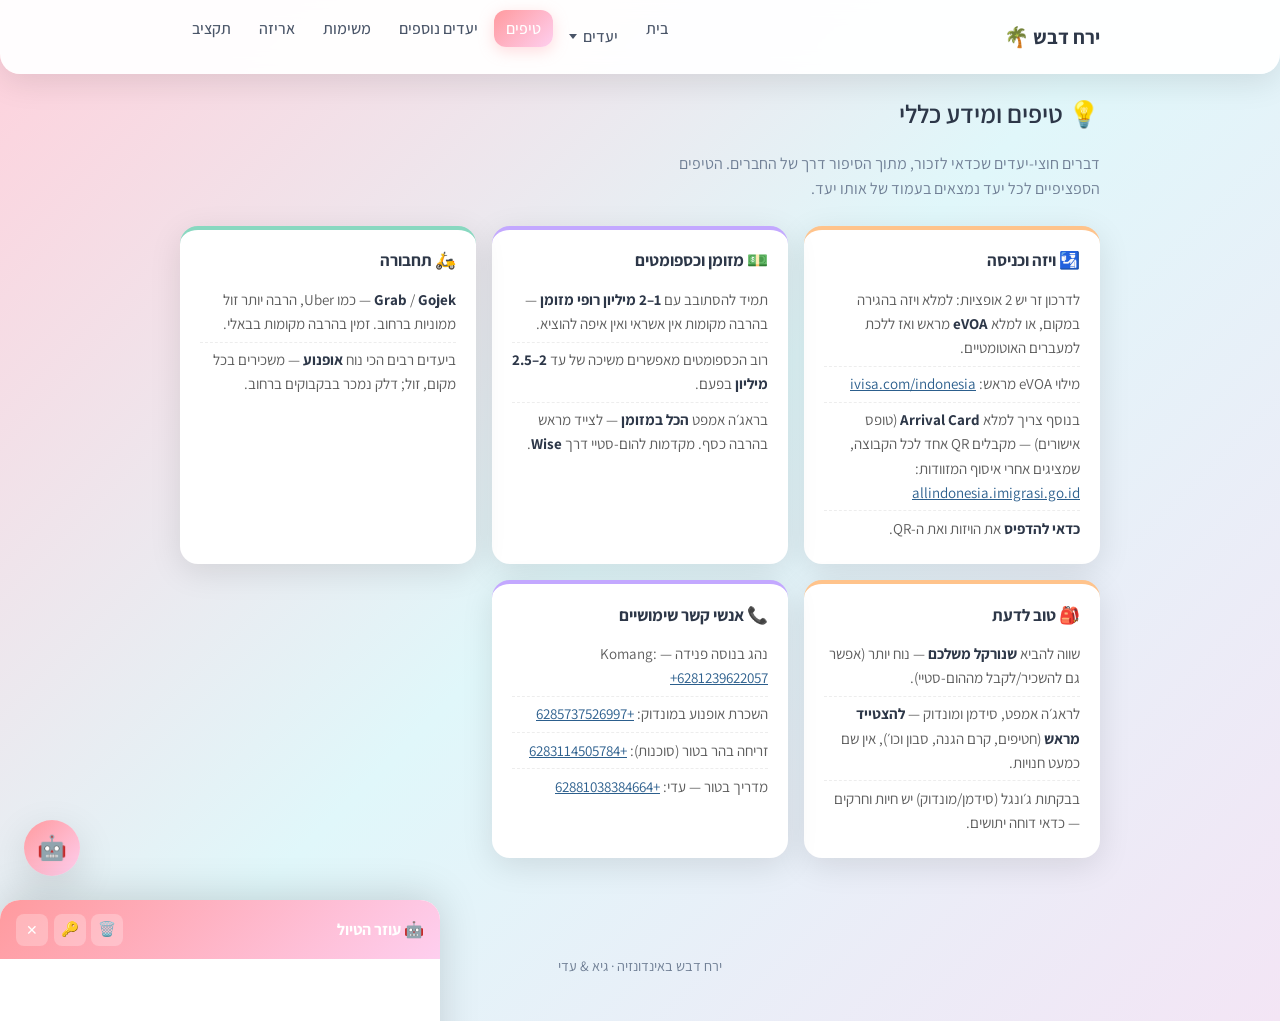
<file: tips.html>
<!DOCTYPE html>
<html lang="he" dir="rtl">
<head>
    <meta charset="UTF-8">
    <meta name="viewport" content="width=device-width, initial-scale=1.0">
    <title>טיפים ומידע כללי – ירח דבש באינדונזיה</title>
    <link rel="manifest" href="/manifest.json">
    <meta name="theme-color" content="#ff9a9e">
    <link rel="stylesheet" href="css/style.css">
    <link rel="preconnect" href="https://fonts.googleapis.com">
    <link rel="preconnect" href="https://fonts.gstatic.com" crossorigin>
    <link href="https://fonts.googleapis.com/css2?family=Assistant:wght@400;500;600;700&family=Rubik:wght@400;500;600;700&display=swap" rel="stylesheet">
</head>
<body>
    <nav class="navbar">
        <div class="nav-container">
            <div class="nav-logo">ירח דבש 🌴</div>
            <ul class="nav-menu" id="navMenu">
                <li><a href="index.html">בית</a></li>
                <li class="nav-dest"><a href="pages/uluwatu.html">אולוואטו</a></li>
                <li class="nav-dest"><a href="pages/rajaampat.html">ראג׳ה אמפט</a></li>
                <li class="nav-dest"><a href="pages/sideman.html">סידמן</a></li>
                <li class="nav-dest"><a href="pages/gili.html">גילי אייר</a></li>
                <li class="nav-dest"><a href="pages/nusa.html">נוסה</a></li>
                <li class="nav-dest"><a href="pages/munduk.html">מונדוק</a></li>
                <li class="nav-dest"><a href="pages/ubud.html">אובוד</a></li>
                <li><a href="tips.html" class="active">טיפים</a></li>
                <li><a href="pages/more-destinations.html">יעדים נוספים</a></li>
                <li><a href="todo.html">משימות</a></li>
                <li><a href="pages/packing.html">אריזה</a></li>
                <li><a href="pages/budget.html">תקציב</a></li>
            </ul>
            <button class="hamburger" id="hamburger" aria-label="תפריט">
                <span></span><span></span><span></span>
            </button>
        </div>
    </nav>

    <main class="container tips-section">
        <h1 class="page-title">💡 טיפים ומידע כללי</h1>
        <p class="section-intro">דברים חוצי-יעדים שכדאי לזכור, מתוך הסיפור דרך של החברים. הטיפים הספציפיים לכל יעד נמצאים בעמוד של אותו יעד.</p>

        <div class="recs-grid">
            <div class="recs-card is-info">
                <h3>🛂 ויזה וכניסה</h3>
                <ul>
                    <li>לדרכון זר יש 2 אופציות: למלא ויזה בהגירה במקום, או למלא <b>eVOA</b> מראש ואז ללכת למעברים האוטומטיים.</li>
                    <li>מילוי eVOA מראש: <a href="https://www.ivisa.com/indonesia/apply-now" target="_blank" rel="noopener">ivisa.com/indonesia</a></li>
                    <li>בנוסף צריך למלא <b>Arrival Card</b> (טופס אישורים) — מקבלים QR אחד לכל הקבוצה, שמציגים אחרי איסוף המזוודות: <a href="https://allindonesia.imigrasi.go.id/arrival-card-submission/personal-information" target="_blank" rel="noopener">allindonesia.imigrasi.go.id</a></li>
                    <li><b>כדאי להדפיס</b> את הויזות ואת ה-QR.</li>
                </ul>
            </div>

            <div class="recs-card is-stay">
                <h3>💵 מזומן וכספומטים</h3>
                <ul>
                    <li>תמיד להסתובב עם <b>1–2 מיליון רופי מזומן</b> — בהרבה מקומות אין אשראי ואין איפה להוציא.</li>
                    <li>רוב הכספומטים מאפשרים משיכה של עד <b>2–2.5 מיליון</b> בפעם.</li>
                    <li>בראג׳ה אמפט <b>הכל במזומן</b> — לצייד מראש בהרבה כסף. מקדמות להום-סטיי דרך <b>Wise</b>.</li>
                </ul>
            </div>

            <div class="recs-card is-food">
                <h3>🛵 תחבורה</h3>
                <ul>
                    <li><b>Grab</b> / <b>Gojek</b> — כמו Uber, הרבה יותר זול ממוניות ברחוב. זמין בהרבה מקומות בבאלי.</li>
                    <li>ביעדים רבים הכי נוח <b>אופנוע</b> — משכירים בכל מקום, זול; דלק נמכר בבקבוקים ברחוב.</li>
                </ul>
            </div>

            <div class="recs-card is-info">
                <h3>🎒 טוב לדעת</h3>
                <ul>
                    <li>שווה להביא <b>שנורקל משלכם</b> — נוח יותר (אפשר גם להשכיר/לקבל מההום-סטיי).</li>
                    <li>לראג׳ה אמפט, סידמן ומונדוק — <b>להצטייד מראש</b> (חטיפים, קרם הגנה, סבון וכו׳), אין שם כמעט חנויות.</li>
                    <li>בבקתות ג׳ונגל (סידמן/מונדוק) יש חיות וחרקים — כדאי דוחה יתושים.</li>
                </ul>
            </div>

            <div class="recs-card is-stay">
                <h3>📞 אנשי קשר שימושיים</h3>
                <ul>
                    <li>נהג בנוסה פנידה — Komang: <a href="https://wa.me/6281239622057">+6281239622057</a></li>
                    <li>השכרת אופנוע במונדוק: <a href="https://wa.me/6285737526997">+6285737526997</a></li>
                    <li>זריחה בהר בטור (סוכנות): <a href="https://wa.me/6283114505784">+6283114505784</a></li>
                    <li>מדריך בטור — עדי: <a href="https://wa.me/62881038384664">+62881038384664</a></li>
                </ul>
            </div>
        </div>
    </main>

    <footer class="footer"><div class="container"><p>ירח דבש באינדונזיה · גיא &amp; עדי</p></div></footer>

    <script src="js/main.js"></script>
    <script src="js/itinerary-editor.js"></script>
    <script src="js/ai-chat.js"></script>
    <script>
        document.addEventListener('DOMContentLoaded', function() {
            if (typeof initMobileMenu === 'function') initMobileMenu();
        });
    </script>
</body>
</html>
</file>
<file: css/style.css>
/* Reset and base – apartment-move style */
*, *::before, *::after { margin: 0; padding: 0; box-sizing: border-box; }

:root {
    --pink: #ff9a9e;
    --pink-soft: #ffd1dc;
    --pink-gradient: linear-gradient(135deg, #ff9a9e 0%, #fecfef 100%);
    --teal: #88d8c0;
    --teal-soft: #e0f7fa;
    --purple-soft: #f3e5f5;
    /* Third recommendation source (שיר) — see the attribution note in
       CLAUDE.md: every source gets its own colour, never a borrowed one. */
    --amber-soft: #fdf0d5;
    --text: #2d3748;
    --text-muted: #718096;
    --white: #ffffff;
    --shadow: 0 8px 32px rgba(0, 0, 0, 0.1);
    --shadow-lg: 0 12px 40px rgba(0, 0, 0, 0.12);
    --shadow-btn: 0 4px 15px rgba(255, 154, 158, 0.35);
    --font-display: 'Plus Jakarta Sans', 'Assistant', system-ui, sans-serif;
    /* Timeline (Portugal-style) */
    --primary-color: #2c5f8d;
    --accent-color: #00a8a8;
    --secondary-color: #ff6b6b;
    --text-dark: #1a2b3c;
}

html {
    direction: rtl;
}

body {
    font-family: 'Assistant', 'Rubik', 'Segoe UI', system-ui, sans-serif;
    line-height: 1.6;
    color: #5d5d5d;
    background: linear-gradient(135deg, #ffd1dc 0%, #e0f7fa 50%, #f3e5f5 100%);
    min-height: 100vh;
}

body.page-country {
    background:
        radial-gradient(ellipse 80% 50% at 20% -10%, rgba(255, 154, 158, 0.35), transparent),
        radial-gradient(ellipse 60% 40% at 100% 20%, rgba(136, 216, 192, 0.25), transparent),
        radial-gradient(ellipse 50% 60% at 50% 100%, rgba(243, 229, 245, 0.5), transparent),
        linear-gradient(160deg, #fef6f8 0%, #e8f7fc 45%, #f5eef8 100%);
}

.container { max-width: 960px; margin: 0 auto; padding: 20px; }

/* Nav – white card */
.navbar {
    background: rgba(255, 255, 255, 0.95);
    box-shadow: var(--shadow);
    backdrop-filter: blur(10px);
    border-radius: 0 0 20px 20px;
    position: sticky;
    top: 0;
    z-index: 1000;
    padding: 1rem 0;
}

.nav-container {
    max-width: 960px;
    margin: 0 auto;
    padding: 0 20px;
    display: flex;
    justify-content: space-between;
    align-items: center;
}

.nav-logo {
    font-size: 1.25rem;
    font-weight: 700;
    color: var(--text);
}

.nav-menu {
    display: flex;
    list-style: none;
    gap: 0.25rem;
}

.nav-menu a {
    text-decoration: none;
    color: #4a5568;
    font-weight: 500;
    padding: 0.5rem 0.75rem;
    border-radius: 12px;
    transition: all 0.3s ease;
}

.nav-menu a:hover {
    background: #edf2f7;
    color: var(--text);
    transform: translateY(-1px);
}

.nav-menu a.active {
    background: var(--pink-gradient);
    color: var(--white);
    box-shadow: var(--shadow-btn);
}

.hamburger {
    display: none;
    flex-direction: column;
    justify-content: center;
    gap: 5px;
    width: 32px;
    height: 32px;
    background: none;
    border: none;
    cursor: pointer;
    padding: 4px;
}

.hamburger span {
    display: block;
    width: 100%;
    height: 2px;
    background: var(--text);
    transition: 0.3s;
}

.hamburger[aria-expanded="true"] span:nth-child(1) { transform: translateY(7px) rotate(45deg); }
.hamburger[aria-expanded="true"] span:nth-child(2) { opacity: 0; }
.hamburger[aria-expanded="true"] span:nth-child(3) { transform: translateY(-7px) rotate(-45deg); }

@media (max-width: 768px) {
    .hamburger { display: flex; }
    .nav-menu {
        position: fixed;
        top: 60px;
        inset-inline-end: -100%;
        width: 280px;
        height: calc(100vh - 60px);
        background: rgba(255, 255, 255, 0.98);
        flex-direction: column;
        padding: 1.5rem;
        box-shadow: -4px 0 24px rgba(0,0,0,0.12);
        transition: inset-inline-end 0.3s;
        z-index: 999;
        border-radius: 0 0 0 20px;
    }
    .nav-menu.active { inset-inline-end: 0; }
    .nav-menu a { padding: 0.75rem 1rem; }
}

/* Hero – white card with gradient feel */
.hero {
    background: rgba(255, 255, 255, 0.95);
    border-radius: 20px;
    box-shadow: var(--shadow);
    backdrop-filter: blur(10px);
    padding: 40px 24px;
    text-align: center;
    margin-bottom: 24px;
}

.hero-title {
    font-family: var(--font-display);
    font-size: 2.5rem;
    font-weight: 800;
    letter-spacing: -0.03em;
    color: var(--text);
    margin-bottom: 8px;
}

.hero-title::before {
    content: "✈️ ";
}

.hero-dates { font-size: 1.2rem; color: var(--text-muted); margin-bottom: 4px; }
.hero-subtitle { font-size: 1rem; color: var(--text-muted); }

@media (max-width: 768px) {
    .hero-title { font-size: 1.85rem; }
    .hero-dates { font-size: 1.05rem; }
}

/* Overview & country cards */
.overview {
    background: rgba(255, 255, 255, 0.95);
    border-radius: 20px;
    padding: 28px;
    box-shadow: var(--shadow);
    backdrop-filter: blur(10px);
}

.overview h2 { font-size: 1.15rem; color: var(--text-muted); margin-bottom: 1.5rem; font-weight: 600; }

.country-cards {
    display: grid;
    grid-template-columns: repeat(2, 1fr);
    gap: 1.25rem;
}

@media (max-width: 768px) {
    .country-cards { grid-template-columns: 1fr; }
}

.country-card {
    display: block;
    background: #f7fafc;
    border-radius: 15px;
    padding: 1.5rem;
    box-shadow: 0 4px 12px rgba(0, 0, 0, 0.06);
    text-decoration: none;
    color: inherit;
    transition: all 0.3s ease;
    border: 1px solid rgba(0,0,0,0.04);
}

.country-card:hover {
    transform: translateY(-4px);
    box-shadow: 0 8px 24px rgba(0, 0, 0, 0.12);
    background: var(--white);
}

.country-card h3 { font-size: 1.3rem; margin-bottom: 0.5rem; color: var(--text); font-weight: 600; }
.country-card p { font-size: 0.9rem; color: var(--text-muted); line-height: 1.5; }

.week-links { margin-top: 1rem; }
.week-links a {
    display: inline-block;
    font-size: 0.85rem;
    color: #4a5568;
    text-decoration: none;
    margin-right: 0.75rem;
    margin-bottom: 0.5rem;
}
.week-links a:hover { color: var(--pink); text-decoration: underline; }

.week-links-section { margin-bottom: 2rem; }
.week-links-section h2 { font-size: 1.1rem; margin-bottom: 0.75rem; color: var(--text); }

/* Country page – hero + day cubes */
.country-main { padding-bottom: 3rem; }

.country-hero {
    background: rgba(255, 255, 255, 0.72);
    backdrop-filter: blur(16px);
    -webkit-backdrop-filter: blur(16px);
    border-radius: 24px;
    padding: 1.75rem 2rem;
    margin-bottom: 1.75rem;
    border: 1px solid rgba(255, 255, 255, 0.85);
    box-shadow:
        0 4px 24px rgba(255, 154, 158, 0.12),
        0 1px 0 rgba(255, 255, 255, 0.9) inset;
    position: relative;
    overflow: hidden;
}
.country-hero::before {
    content: '';
    position: absolute;
    top: 0; left: 0; right: 0;
    height: 4px;
    background: linear-gradient(90deg, var(--pink), #a78bfa, var(--teal));
    border-radius: 24px 24px 0 0;
}
.country-hero__title {
    font-family: var(--font-display);
    font-size: clamp(2rem, 5vw, 2.75rem);
    font-weight: 800;
    letter-spacing: -0.03em;
    color: var(--text);
    line-height: 1.15;
    margin-bottom: 0.5rem;
}
.country-hero__lead {
    font-size: 1.05rem;
    color: var(--text-muted);
    max-width: 52ch;
    line-height: 1.55;
}

/* ========== Country pages: split rail + detail (match Surf cards) ========== */
/* כל הסלקטורים תחת .country-main — יחול גם אם body לא מסומן */
.country-main .country-page-shell {
    margin-top: 0.5rem;
}

.country-main .country-page-toolbar {
    display: flex;
    flex-wrap: wrap;
    justify-content: flex-end;
    align-items: center;
    gap: 0.75rem;
    margin-bottom: 1rem;
}

/* כפתורים כמו תמונת העיפרון — מניעת ברירת מחדל של דפדפן */
.country-main button.country-toolbar-btn,
.country-main .country-toolbar-btn {
    -webkit-appearance: none;
    appearance: none;
    -moz-appearance: none;
    margin: 0;
    border: 0 solid transparent;
    border-radius: 50px;
    padding: 0.8rem 1.6rem;
    font-size: 1rem;
    font-weight: 600;
    cursor: pointer;
    font-family: inherit;
    line-height: 1.3;
    transition: transform 0.2s, box-shadow 0.2s;
    box-shadow: 0 4px 16px rgba(0, 40, 80, 0.18);
    color: var(--white);
    background: linear-gradient(to left, #0c4a6e, #00c2b8);
}
.country-main .country-toolbar-btn:hover {
    transform: translateY(-2px);
    box-shadow: 0 8px 28px rgba(0, 60, 100, 0.22);
}
.country-main .country-toolbar-btn--edit {
    background: linear-gradient(to left, #0c4a6e, #00c2b8);
}
.country-main .country-toolbar-btn--edit.active {
    box-shadow: 0 0 0 3px rgba(0, 194, 184, 0.45);
}
.country-main .country-toolbar-btn--unify {
    background: linear-gradient(to left, #1e3a5f, #14b8a6);
    color: var(--white);
}
.country-main .country-toolbar-btn--unify.active {
    box-shadow: 0 0 0 3px rgba(20, 184, 166, 0.5);
}

.country-main .country-unify-bar {
    display: flex;
    flex-wrap: wrap;
    align-items: center;
    justify-content: space-between;
    gap: 0.75rem;
    margin-bottom: 1.25rem;
    padding: 0.9rem 1.15rem;
    background: rgba(255, 255, 255, 0.95);
    border-radius: 16px;
    border: 1px solid rgba(226, 232, 240, 0.95);
    box-shadow: var(--shadow);
}
.country-main .country-unify-bar[hidden] { display: none !important; }
.country-main .country-unify-bar__actions { display: flex; gap: 0.5rem; flex-wrap: wrap; }
.country-main .country-unify-confirm,
.country-main .country-unify-cancel {
    -webkit-appearance: none;
    appearance: none;
    border-radius: 50px;
    font-family: inherit;
    font-weight: 700;
    cursor: pointer;
    padding: 0.5rem 1.25rem;
}
.country-main .country-unify-confirm {
    border: none;
    background: linear-gradient(to left, #0c4a6e, #00a8a8);
    color: var(--white);
    box-shadow: 0 4px 12px rgba(0, 80, 100, 0.2);
}
.country-main .country-unify-cancel {
    border: 1px solid #cbd5e1;
    background: var(--white);
    color: var(--text);
}

.visually-hidden {
    position: absolute;
    width: 1px;
    height: 1px;
    padding: 0;
    margin: -1px;
    overflow: hidden;
    clip: rect(0, 0, 0, 0);
    white-space: nowrap;
    border: 0;
}

/* רשת: מימין רכבת ימים | משמאל בועת פירוט (רק במסכים צרים מאוד נערמים) */
.country-main .country-split-view {
    display: grid;
    grid-template-columns: minmax(260px, 300px) minmax(0, 1fr);
    gap: 1.25rem;
    align-items: start;
}
@media (max-width: 720px) {
    .country-main .country-split-view {
        grid-template-columns: 1fr;
    }
    .country-main .country-rail-wrap {
        order: -1;
        position: relative;
        top: auto;
        max-height: none;
    }
    /* בועת פירוט במרכז המסך — רקע בלחיצה: #countryDetailBackdrop */
    .country-main .country-detail-shell.is-detail-open .country-detail-content {
        position: fixed;
        left: 0.75rem;
        right: 0.75rem;
        top: 50%;
        transform: translateY(-50%);
        z-index: 1500;
        max-height: min(88vh, 820px);
        overflow: auto;
        -webkit-overflow-scrolling: touch;
        border-radius: 18px;
        box-shadow: 0 24px 64px rgba(0, 0, 0, 0.35);
    }
    .country-main .country-detail-shell.is-detail-open .country-detail-empty {
        display: none;
    }
}
.country-main .country-detail-backdrop {
    display: none;
    position: fixed;
    inset: 0;
    z-index: 1390;
    background: rgba(15, 23, 42, 0.48);
    -webkit-appearance: none;
    appearance: none;
    border: none;
    padding: 0;
    margin: 0;
    cursor: pointer;
}
.country-main .country-detail-backdrop[hidden] {
    display: none !important;
}
.country-main .country-detail-backdrop.is-visible {
    display: block;
}
@media (min-width: 721px) {
    .country-main .country-detail-backdrop {
        display: none !important;
    }
}

.country-main .country-rail-wrap {
    position: sticky;
    top: 88px;
    z-index: 2;
    max-height: calc(100vh - 100px);
    overflow-y: auto;
    padding: 0.25rem;
}

.country-main .country-rail-inner {
    display: flex;
    flex-direction: column;
    gap: 1.25rem;
}

.country-main .country-rail-week {
    background: rgba(255, 255, 255, 0.95);
    border-radius: 15px;
    padding: 1rem 1rem 1.1rem;
    box-shadow: 0 4px 12px rgba(0, 0, 0, 0.06);
    border: 1px solid rgba(0, 0, 0, 0.04);
}
.country-main .country-rail-week__title {
    font-family: var(--font-display);
    font-size: 0.95rem;
    font-weight: 700;
    color: var(--text);
    margin-bottom: 0.65rem;
    padding-bottom: 0.5rem;
    border-bottom: 1px solid #e2e8f0;
}
.country-main .country-rail-week__cubes {
    display: flex;
    flex-direction: column;
    gap: 0.65rem;
}

/* קוביות מיני — כמו surf-card */
@keyframes dayCubeIn {
    from { opacity: 0; transform: translateY(8px); }
    to { opacity: 1; transform: translateY(0); }
}

.country-main .day-cube {
    position: relative;
    display: flex;
    flex-direction: column;
    align-items: flex-end;
    text-align: right;
    width: 100%;
    padding: 0.85rem 1rem 0.9rem 1.05rem;
    margin: 0;
    border: 1px solid rgba(0, 0, 0, 0.05);
    border-radius: 15px;
    cursor: pointer;
    font: inherit;
    color: var(--text-dark);
    background: rgba(255, 255, 255, 0.98);
    border-inline-end: 4px solid var(--accent-color);
    box-shadow: 0 4px 12px rgba(0, 0, 0, 0.06);
    transition: transform 0.25s, box-shadow 0.25s;
    animation: dayCubeIn 0.45s ease backwards;
    animation-delay: calc(var(--cube-i, 0) * 0.03s);
    min-height: 0;
    -webkit-appearance: none;
    appearance: none;
}
.country-main .day-cube:hover {
    transform: translateY(-3px);
    box-shadow: 0 10px 28px rgba(0, 0, 0, 0.1);
}
.country-main .day-cube.is-open {
    box-shadow: 0 0 0 2px var(--accent-color), 0 12px 32px rgba(0, 102, 140, 0.12);
}
.country-main .day-cube--group {
    background: linear-gradient(165deg, #fff 0%, #f0fdfa 100%);
}
.country-main .day-cube--selected {
    box-shadow: 0 0 0 2px var(--primary-color);
}
.country-main .day-cube__select-ring {
    position: absolute;
    top: 0.55rem;
    inset-inline-start: 0.55rem;
    width: 20px;
    height: 20px;
    border-radius: 50%;
    border: 2px solid var(--primary-color);
    background: var(--white);
    z-index: 2;
}
.country-main .day-cube--selected .day-cube__select-dot {
    position: absolute;
    inset: 3px;
    border-radius: 50%;
    background: var(--accent-color);
}
.country-main .day-cube__badge {
    align-self: flex-end;
    font-size: 0.62rem;
    font-weight: 700;
    padding: 0.2rem 0.45rem;
    border-radius: 6px;
    background: rgba(0, 168, 168, 0.12);
    color: var(--primary-color);
    margin-bottom: 0.35rem;
}
.country-main .day-cube__day-line {
    font-family: var(--font-display);
    font-size: 1.05rem;
    font-weight: 800;
    color: var(--primary-color);
    line-height: 1.2;
    margin-bottom: 0.2rem;
}
.country-main .day-cube__date-line {
    font-size: 0.75rem;
    font-weight: 600;
    color: var(--text-muted);
    margin-bottom: 0.35rem;
}
.country-main .day-cube__title-line {
    font-size: 0.82rem;
    font-weight: 500;
    color: #334155;
    line-height: 1.35;
    display: -webkit-box;
    -webkit-line-clamp: 2;
    -webkit-box-orient: vertical;
    overflow: hidden;
    width: 100%;
}
/* עריכת כותרת רק בחלון הפירוט */
.country-main .country-detail-title-edit {
    margin-top: 0.75rem;
    text-align: right;
}
.country-main .country-detail-title-edit__label {
    display: block;
    font-size: 0.8rem;
    font-weight: 600;
    color: var(--text-muted);
    margin-bottom: 0.35rem;
}
.country-main .country-detail-title-edit__input {
    width: 100%;
    padding: 0.65rem 0.75rem;
    border: 1px solid #cbd5e1;
    border-radius: 12px;
    font-size: 0.95rem;
    font-family: inherit;
    text-align: right;
    background: var(--white);
    box-sizing: border-box;
}
.country-main .country-detail-desc {
    margin-top: 0.5rem;
    font-size: 0.95rem;
    line-height: 1.5;
    color: var(--text-dark);
}
.country-main .country-detail-dates {
    margin-bottom: 0.25rem;
}

/* בועת פירוט + ציר זמן (רקע בהיר כמו פורטוגל) */
.country-main .country-detail-shell {
    background: #eef2f7;
    border-radius: 20px;
    padding: 1rem;
    min-height: 360px;
    border: 1px solid rgba(0, 0, 0, 0.05);
    box-shadow: inset 0 1px 0 rgba(255, 255, 255, 0.9);
}
.country-main .country-detail-content {
    border-radius: 16px;
    overflow: hidden;
}
.country-main .country-detail-empty {
    text-align: center;
    padding: 2.5rem 1.25rem;
    color: var(--text-muted);
}
.country-main .country-detail-empty__icon { font-size: 2rem; margin-bottom: 0.5rem; opacity: 0.85; }
.country-main .country-detail-empty__title {
    font-weight: 700;
    color: var(--text);
    font-size: 1.1rem;
    margin-bottom: 0.35rem;
}
.country-main .country-detail-empty__text { font-size: 0.92rem; line-height: 1.5; max-width: 28ch; margin: 0 auto; }

.country-main .country-detail-inner {
    background: var(--white);
    border-radius: 16px;
    overflow: hidden;
    box-shadow: 0 8px 32px rgba(0, 0, 0, 0.08);
}
.country-main .country-detail-header.day-inline-header {
    border-radius: 16px 16px 0 0;
}
.country-main .country-detail-timeline.activities-section {
    margin: 0;
    border-radius: 0 0 16px 16px;
    background: #fafbfc;
    box-shadow: none;
    border-top: 1px solid #e2e8f0;
}

.day-inline-header {
    position: relative;
    padding: 1.35rem 1.5rem 1.25rem;
    background: linear-gradient(125deg, rgba(255, 236, 240, 0.95) 0%, rgba(232, 252, 250, 0.9) 50%, rgba(245, 240, 255, 0.85) 100%);
    border-bottom: 1px solid rgba(226, 232, 240, 0.8);
}
.day-inline-close {
    position: absolute;
    top: 1rem;
    inset-inline-end: 1rem;
    width: 40px;
    height: 40px;
    -webkit-appearance: none;
    appearance: none;
    border: none;
    border-radius: 12px;
    background: rgba(255, 255, 255, 0.85);
    color: var(--text-muted);
    cursor: pointer;
    display: flex;
    align-items: center;
    justify-content: center;
    box-shadow: 0 2px 10px rgba(0, 0, 0, 0.06);
    transition: background 0.2s, color 0.2s, transform 0.2s;
}
.day-inline-close:hover {
    color: var(--text);
    background: var(--white);
    transform: scale(1.05);
}
.day-inline-title {
    font-family: var(--font-display);
    font-size: 1.2rem;
    font-weight: 700;
    color: var(--text);
    padding-inline-end: 3rem;
    letter-spacing: -0.02em;
    line-height: 1.25;
}
.day-inline-meta { font-size: 0.92rem; color: var(--text-muted); margin-top: 0.4rem; }
.day-inline-note {
    font-size: 0.8rem;
    color: #64748b;
    margin-top: 0.65rem;
    padding: 0.5rem 0.75rem;
    background: rgba(255, 255, 255, 0.6);
    border-radius: 10px;
    border-inline-start: 3px solid var(--teal);
}
.day-inline-activities {
    margin: 0;
    border-radius: 0;
    box-shadow: none;
}

/* Breadcrumb */
.breadcrumb {
    font-size: 0.9rem;
    color: var(--text-muted);
    margin-bottom: 1rem;
}
.breadcrumb a { color: var(--text); text-decoration: none; }
.breadcrumb a:hover { color: var(--pink); text-decoration: underline; }

/* Day page – white card */
.day-header {
    background: rgba(255, 255, 255, 0.95);
    border-radius: 20px;
    padding: 1.5rem 1.5rem 1rem;
    margin-bottom: 1rem;
    box-shadow: var(--shadow);
}

.day-header h1 { font-size: 1.6rem; margin-bottom: 0.5rem; color: var(--text); font-weight: 600; }
.day-header .day-meta { font-size: 0.95rem; color: var(--text-muted); }

.day-page { padding-bottom: 2rem; }

.activities-section {
    background: rgba(255, 255, 255, 0.95);
    border-radius: 20px;
    padding: 24px;
    margin-bottom: 1.5rem;
    box-shadow: var(--shadow);
}

.activities-section h2 {
    font-size: 1.35rem;
    margin-bottom: 0.5rem;
    color: var(--primary-color);
    font-weight: 700;
    text-align: center;
}

/* Timeline – Portugal-style (vertical line right, cards left) */
.timeline-container {
    position: relative;
    padding: 2rem 0;
    margin: 0.5rem 0 1rem;
}

.timeline-line {
    position: absolute;
    inset-inline-end: 50px;
    top: 0;
    width: 3px;
    background: linear-gradient(to bottom, var(--primary-color), var(--accent-color));
    border-radius: 2px;
    transition: height 0.3s, top 0.3s;
    z-index: 1;
    min-height: 200px;
}

.timeline-item {
    position: relative;
    margin-bottom: 2rem;
    padding-inline-end: 80px;
    display: flex;
    align-items: flex-start;
    gap: 1.5rem;
}

.timeline-dot {
    position: absolute;
    inset-inline-end: 38px;
    top: 0;
    width: 24px;
    height: 24px;
    background: var(--accent-color);
    border: 4px solid var(--white);
    border-radius: 50%;
    box-shadow: 0 0 0 4px var(--primary-color);
    z-index: 2;
}

.timeline-time {
    min-width: 80px;
    font-weight: 700;
    color: var(--primary-color);
    font-size: 1.1rem;
    padding-top: 0.2rem;
    flex-shrink: 0;
}

.timeline-content {
    flex: 1;
    position: relative;
    background: var(--white);
    padding: 1.25rem 1.5rem;
    border-radius: 10px;
    box-shadow: var(--shadow);
    border-inline-end: 4px solid var(--accent-color);
    transition: all 0.3s;
    text-align: right;
}

.timeline-content:hover {
    transform: translateY(-2px);
    box-shadow: var(--shadow-lg);
}

.timeline-content p {
    margin: 0.5rem 0;
    color: var(--text-dark);
    line-height: 1.6;
}

.timeline-link {
    display: inline-block;
    margin-top: 0.5rem;
    color: var(--primary-color);
    text-decoration: none;
    font-size: 0.9rem;
    font-weight: 600;
    transition: color 0.3s;
}

.timeline-link:hover {
    color: var(--accent-color);
    text-decoration: underline;
}

.timeline-link::after {
    content: " ←";
    margin-inline-start: 0.3rem;
}

.edit-mode-toggle {
    display: block;
    margin: 0.5rem auto 2rem;
    background: linear-gradient(135deg, var(--primary-color) 0%, var(--accent-color) 100%);
    color: var(--white);
    border: none;
    padding: 0.8rem 1.5rem;
    border-radius: 25px;
    font-size: 1rem;
    font-weight: 600;
    cursor: pointer;
    transition: all 0.3s;
    box-shadow: var(--shadow);
}

.edit-mode-toggle:hover {
    transform: translateY(-2px);
    box-shadow: var(--shadow-lg);
}

.edit-mode-toggle.active {
    background: linear-gradient(135deg, var(--accent-color) 0%, var(--primary-color) 100%);
}

.timeline-item.hover-edit {
    transform: translateY(-1px);
}

/* RTL: text starts inline-start (right); keep actions on inline-end (left) so they don’t cover the description */
.edit-controls {
    position: absolute;
    top: 0.65rem;
    inset-inline-end: 0.65rem;
    inset-inline-start: auto;
    display: flex;
    gap: 0.5rem;
    z-index: 10;
}

.timeline-content:has(.edit-controls) {
    padding-inline-end: 5rem;
    padding-top: 0.25rem;
}

.edit-btn,
.delete-btn {
    background: var(--white);
    border: 2px solid var(--primary-color);
    color: var(--primary-color);
    width: 36px;
    height: 36px;
    border-radius: 50%;
    cursor: pointer;
    font-size: 1rem;
    display: flex;
    align-items: center;
    justify-content: center;
    transition: all 0.3s;
    box-shadow: var(--shadow);
    padding: 0;
    line-height: 1;
}

.edit-btn:hover {
    background: var(--accent-color);
    border-color: var(--accent-color);
    color: var(--white);
    transform: scale(1.08);
}

.delete-btn:hover {
    background: var(--secondary-color);
    border-color: var(--secondary-color);
    color: var(--white);
    transform: scale(1.08);
}

.add-new-item-btn {
    background: var(--accent-color);
    color: var(--white);
    border: none;
    padding: 1rem 2rem;
    border-radius: 25px;
    font-size: 1rem;
    font-weight: 600;
    cursor: pointer;
    margin: 2rem auto;
    display: block;
    transition: all 0.3s;
    box-shadow: var(--shadow);
}

.add-new-item-btn:hover {
    transform: translateY(-3px);
    box-shadow: var(--shadow-lg);
    background: var(--primary-color);
}

.edit-form {
    background: var(--white);
    padding: 1.5rem;
    border-radius: 10px;
    box-shadow: var(--shadow-lg);
    border: 2px solid var(--accent-color);
    margin: 1rem 0;
    text-align: right;
}

.edit-form-group { margin-bottom: 1rem; }
.edit-form-group label { display: block; font-size: 0.9rem; margin-bottom: 0.35rem; color: var(--text-muted); font-weight: 600; }
.edit-form-group input,
.edit-form-group textarea {
    width: 100%;
    padding: 0.65rem 0.85rem;
    border: 1px solid #e2e8f0;
    border-radius: 10px;
    font-size: 1rem;
    background: var(--white);
    font-family: inherit;
}

.edit-form-actions { margin-top: 1rem; display: flex; gap: 0.5rem; flex-wrap: wrap; }
.edit-form-actions .save-btn {
    padding: 0.55rem 1.25rem;
    border-radius: 10px;
    border: none;
    cursor: pointer;
    font-weight: 600;
    background: var(--accent-color);
    color: var(--white);
}
.edit-form-actions .cancel-btn {
    padding: 0.55rem 1.25rem;
    border-radius: 10px;
    border: 1px solid #e2e8f0;
    cursor: pointer;
    font-weight: 600;
    background: #f7fafc;
    color: var(--text);
}

@media (max-width: 600px) {
    .timeline-line { inset-inline-end: 28px; }
    .timeline-dot { inset-inline-end: 16px; width: 20px; height: 20px; }
    .timeline-item { padding-inline-end: 56px; gap: 0.75rem; }
    .timeline-time { min-width: 64px; font-size: 1rem; }
    .timeline-content:has(.edit-controls) { padding-inline-end: 4.25rem; }
    .edit-controls { gap: 0.35rem; }
    .edit-btn, .delete-btn { width: 32px; height: 32px; font-size: 0.9rem; }
}


/* To-do page */
.todo-list { list-style: none; }
.todo-item {
    display: flex;
    align-items: center;
    gap: 0.75rem;
    padding: 0.85rem 1rem;
    background: var(--white);
    border-radius: 12px;
    margin-bottom: 0.5rem;
    box-shadow: 0 4px 12px rgba(0, 0, 0, 0.06);
    border: 1px solid rgba(0,0,0,0.04);
}
.todo-item.done .todo-text { text-decoration: line-through; color: var(--text-muted); }
.todo-item input[type="checkbox"] { width: 18px; height: 18px; cursor: pointer; flex-shrink: 0; }
.todo-main {
    flex: 1;
    display: flex;
    align-items: center;
    gap: 0.5rem;
    min-width: 0;
    cursor: pointer;
    padding: 0.15rem 0;
    border-radius: 8px;
    outline: none;
}
.todo-main:focus-visible {
    box-shadow: 0 0 0 2px var(--white), 0 0 0 4px var(--primary-color);
}
.todo-check {
    display: inline-flex;
    align-items: center;
    justify-content: center;
    width: 1.35rem;
    flex-shrink: 0;
    font-size: 1.1rem;
    font-weight: 800;
    color: var(--primary-color);
    line-height: 1;
}
.todo-item.done .todo-check { color: var(--accent-color); }
.todo-text { flex: 1; min-width: 0; }
.todo-delete {
    background: none;
    border: none;
    color: var(--text-muted);
    cursor: pointer;
    padding: 0.25rem;
    font-size: 1.2rem;
}
.todo-delete:hover { color: #c62828; }
.todo-add { margin-top: 1rem; display: flex; gap: 0.5rem; }
.todo-add input {
    flex: 1;
    padding: 0.75rem 1rem;
    border: 1px solid #e2e8f0;
    border-radius: 12px;
    font-size: 1rem;
    background: var(--white);
}
.todo-add button {
    padding: 0.75rem 1.5rem;
    background: var(--pink-gradient);
    color: var(--white);
    border: none;
    border-radius: 12px;
    font-weight: 600;
    cursor: pointer;
    box-shadow: var(--shadow-btn);
    transition: all 0.3s ease;
}
.todo-add button:hover { transform: translateY(-2px); }

/* Surf page */
.surf-cards { display: grid; grid-template-columns: repeat(auto-fit, minmax(240px, 1fr)); gap: 1.25rem; }
.surf-card {
    background: rgba(255, 255, 255, 0.95);
    border-radius: 15px;
    padding: 1.5rem;
    box-shadow: var(--shadow);
    text-align: center;
    border: 1px solid rgba(0,0,0,0.04);
}
.surf-card h3 { font-size: 1.2rem; margin-bottom: 0.5rem; color: var(--text); font-weight: 600; }
.surf-card p { font-size: 0.9rem; color: var(--text-muted); margin-bottom: 1rem; }
.surf-card a {
    display: inline-block;
    padding: 0.5rem 1rem;
    background: var(--pink-gradient);
    color: var(--white);
    text-decoration: none;
    border-radius: 10px;
    font-weight: 500;
    font-size: 0.9rem;
    margin: 0.25rem;
    box-shadow: var(--shadow-btn);
    transition: all 0.3s ease;
}
.surf-card a:hover { transform: translateY(-2px); }
.surf-card .surf-card-links { margin-top: 0.75rem; }
.surf-card .surf-card-links a { margin-right: 0.5rem; margin-bottom: 0.5rem; }

/* Footer */
.footer {
    padding: 1.5rem 0;
    text-align: center;
    color: var(--text-muted);
    font-size: 0.9rem;
    margin-top: 2rem;
}

/* Utility */
.page-title { font-size: 1.6rem; margin-bottom: 1rem; color: var(--text); font-weight: 600; }
.section-intro { color: var(--text-muted); margin-bottom: 1.5rem; max-width: 60ch; }

/* ===== AI Chat ===== */
.ai-chat-fab {
    position: fixed;
    bottom: 1.5rem;
    left: 1.5rem;
    width: 56px;
    height: 56px;
    border-radius: 50%;
    background: var(--pink-gradient);
    border: none;
    cursor: pointer;
    box-shadow: var(--shadow-lg);
    z-index: 1100;
    display: flex;
    align-items: center;
    justify-content: center;
    font-size: 1.5rem;
    transition: transform 0.25s, box-shadow 0.25s;
}
.ai-chat-fab:hover { transform: scale(1.1); box-shadow: 0 16px 40px rgba(255, 154, 158, 0.45); }
.ai-chat-fab.is-open { background: linear-gradient(135deg, var(--teal) 0%, #00c2b8 100%); }

.ai-chat-panel {
    position: fixed;
    bottom: 0;
    left: 0;
    width: 440px;
    height: 640px;
    background: var(--white);
    border-radius: 20px 20px 0 0;
    box-shadow: 0 -4px 40px rgba(0,0,0,0.15);
    z-index: 1100;
    display: flex;
    flex-direction: column;
    transform: translateY(100%);
    transition: transform 0.35s cubic-bezier(0.4, 0, 0.2, 1);
    overflow: hidden;
}
.ai-chat-panel.is-open { transform: translateY(0); }

@media (max-width: 520px) {
    .ai-chat-fab { bottom: 1rem; left: 1rem; width: 52px; height: 52px; font-size: 1.35rem; }
    .ai-chat-panel {
        width: 100%;
        border-radius: 18px 18px 0 0;
        /* svh = small viewport height: shrinks when the keyboard opens */
        height: 80svh;
        max-height: calc(100vh - 3rem);
        padding-bottom: env(safe-area-inset-bottom, 0px);
    }
    .ai-icon-btn { width: 40px; height: 40px; font-size: 1rem; }
    .ai-input-row { padding: 0.5rem; gap: 0.4rem; }
    .ai-input-row input { font-size: 1rem; padding: 0.65rem 0.85rem; }
    .ai-input-row button { padding: 0.65rem 0.9rem; font-size: 0.95rem; }
    .ai-msg { font-size: 0.9rem; max-width: 90%; }
}

.ai-chat-header {
    display: flex;
    align-items: center;
    justify-content: space-between;
    padding: 0.85rem 1rem;
    background: var(--pink-gradient);
    color: var(--white);
    flex-shrink: 0;
}
.ai-chat-title { font-weight: 700; font-size: 1rem; }
.ai-chat-header-btns { display: flex; gap: 0.35rem; }
.ai-icon-btn {
    background: rgba(255,255,255,0.25);
    border: none;
    border-radius: 8px;
    color: var(--white);
    width: 32px;
    height: 32px;
    cursor: pointer;
    font-size: 0.9rem;
    display: flex;
    align-items: center;
    justify-content: center;
    transition: background 0.2s;
}
.ai-icon-btn:hover { background: rgba(255,255,255,0.45); }

.ai-messages {
    flex: 1;
    overflow-y: auto;
    padding: 0.75rem;
    display: flex;
    flex-direction: column;
    gap: 0.5rem;
}
.ai-msg {
    max-width: 84%;
    padding: 0.6rem 0.85rem;
    border-radius: 14px;
    font-size: 0.88rem;
    line-height: 1.55;
    word-break: break-word;
}
.ai-msg--user { white-space: pre-wrap; }
.ai-msg--user {
    align-self: flex-start;
    background: var(--teal-soft);
    border-end-start-radius: 4px;
    color: var(--text-dark);
}
.ai-msg--bot {
    align-self: flex-end;
    background: #f1f5f9;
    border-end-end-radius: 4px;
    color: var(--text-dark);
}
.ai-typing { opacity: 0.65; }
.ai-typing span {
    display: inline-block;
    width: 7px; height: 7px;
    background: var(--text-muted);
    border-radius: 50%;
    margin: 0 2px;
    animation: typingBounce 1.2s ease-in-out infinite;
}
.ai-typing span:nth-child(2) { animation-delay: 0.2s; }
.ai-typing span:nth-child(3) { animation-delay: 0.4s; }
@keyframes typingBounce {
    0%, 80%, 100% { transform: translateY(0); }
    40% { transform: translateY(-6px); }
}

.ai-key-form {
    padding: 0.85rem 1rem;
    background: #fffbea;
    border-top: 1px solid #fde68a;
    font-size: 0.85rem;
    color: var(--text-dark);
    flex-shrink: 0;
}
.ai-key-form p { margin-bottom: 0.55rem; line-height: 1.5; }
.ai-key-form input {
    width: 100%;
    padding: 0.5rem 0.75rem;
    border: 1px solid #e2e8f0;
    border-radius: 10px;
    font-size: 0.9rem;
    margin-bottom: 0.5rem;
    box-sizing: border-box;
}
.ai-key-form button {
    width: 100%;
    padding: 0.6rem;
    background: var(--pink-gradient);
    color: var(--white);
    border: none;
    border-radius: 10px;
    font-weight: 600;
    cursor: pointer;
    font-family: inherit;
    font-size: 0.95rem;
}

.ai-input-row {
    display: flex;
    gap: 0.5rem;
    padding: 0.6rem 0.75rem;
    border-top: 1px solid #e2e8f0;
    flex-shrink: 0;
    background: var(--white);
}
.ai-input-row input {
    flex: 1;
    padding: 0.55rem 0.85rem;
    border: 1px solid #e2e8f0;
    border-radius: 20px;
    font-size: 0.9rem;
    font-family: inherit;
    text-align: right;
    background: #f7fafc;
    outline: none;
    transition: border-color 0.2s;
    box-sizing: border-box;
}
.ai-input-row input:focus { border-color: var(--teal); }
.ai-input-row button {
    padding: 0.55rem 1rem;
    background: var(--pink-gradient);
    color: var(--white);
    border: none;
    border-radius: 20px;
    font-weight: 700;
    cursor: pointer;
    font-family: inherit;
    white-space: nowrap;
    transition: transform 0.2s;
}
.ai-input-row button:hover { transform: scale(1.04); }
.ai-input-row button:disabled { opacity: 0.5; cursor: not-allowed; transform: none; }

/* ===== Countdown ===== */
.cd-wrap { margin-top: 1.25rem; }
.cd-row {
    display: flex;
    justify-content: center;
    gap: 0.65rem;
    flex-wrap: wrap;
}
.cd-unit {
    display: flex;
    flex-direction: column;
    align-items: center;
    background: rgba(255, 154, 158, 0.1);
    border: 1px solid rgba(255, 154, 158, 0.28);
    border-radius: 14px;
    padding: 0.6rem 0.9rem;
    min-width: 68px;
}
.cd-num {
    font-family: var(--font-display);
    font-size: 1.9rem;
    font-weight: 800;
    color: var(--primary-color);
    line-height: 1;
}
.cd-label {
    font-size: 0.72rem;
    color: var(--text-muted);
    font-weight: 600;
    margin-top: 0.2rem;
}
.cd-done {
    text-align: center;
    font-size: 1.1rem;
    color: var(--teal);
    font-weight: 600;
    margin-top: 0.75rem;
}

/* ===== Currency Converter ===== */
.currency-section {
    background: rgba(255, 255, 255, 0.95);
    border-radius: 20px;
    padding: 1.5rem;
    box-shadow: var(--shadow);
    margin-top: 1.25rem;
}
.currency-section h2 { font-size: 1.1rem; color: var(--text-muted); margin-bottom: 1rem; font-weight: 600; }
.fx-input-row {
    display: flex;
    align-items: center;
    gap: 0.75rem;
    margin-bottom: 1rem;
    flex-wrap: wrap;
}
.fx-input-row label { font-weight: 600; color: var(--text); }
.fx-input-row input {
    width: 130px;
    padding: 0.6rem 0.85rem;
    border: 1px solid #e2e8f0;
    border-radius: 12px;
    font-size: 1rem;
    font-family: inherit;
    text-align: center;
    background: #f7fafc;
}
.fx-status { font-size: 0.8rem; color: var(--text-muted); }
.fx-grid {
    display: grid;
    grid-template-columns: repeat(2, 1fr);
    gap: 0.75rem;
}
@media (max-width: 600px) { .fx-grid { grid-template-columns: 1fr; } }
.fx-result {
    background: #f7fafc;
    border-radius: 14px;
    padding: 1rem;
    text-align: center;
    border: 1px solid #e2e8f0;
}
.fx-result__flag { font-size: 1.5rem; line-height: 1; }
.fx-result__country { font-size: 0.78rem; color: var(--text-muted); font-weight: 600; margin: 0.3rem 0; }
.fx-result__value { font-family: var(--font-display); font-size: 1.25rem; font-weight: 700; color: var(--primary-color); }

/* ===== Useful Links ===== */
.links-section {
    background: rgba(255, 255, 255, 0.95);
    border-radius: 20px;
    padding: 1.5rem;
    box-shadow: var(--shadow);
    margin-top: 1.25rem;
}
.links-section h2 { font-size: 1.1rem; color: var(--text-muted); margin-bottom: 1.25rem; font-weight: 600; }
.links-cat { margin-bottom: 1.1rem; }
.links-cat:last-child { margin-bottom: 0; }
.links-cat h3 { font-size: 0.88rem; font-weight: 700; color: var(--text); margin-bottom: 0.55rem; }
.links-row { display: flex; flex-wrap: wrap; gap: 0.45rem; }
.link-chip {
    display: inline-flex;
    align-items: center;
    gap: 0.3rem;
    padding: 0.38rem 0.85rem;
    background: #f7fafc;
    border: 1px solid #e2e8f0;
    border-radius: 20px;
    font-size: 0.84rem;
    font-weight: 500;
    color: var(--text);
    text-decoration: none;
    transition: all 0.22s;
}
.link-chip:hover {
    background: var(--pink-soft);
    border-color: var(--pink);
    transform: translateY(-2px);
    box-shadow: 0 4px 12px rgba(255, 154, 158, 0.25);
}

/* ===== Packing List ===== */
.packing-filters { display: flex; flex-wrap: wrap; gap: 0.45rem; margin-bottom: 1.1rem; }
.filter-chip {
    padding: 0.35rem 0.9rem;
    border: 1px solid #e2e8f0;
    border-radius: 20px;
    font-size: 0.84rem;
    font-weight: 600;
    cursor: pointer;
    background: #f7fafc;
    color: var(--text-muted);
    transition: all 0.2s;
    font-family: inherit;
}
.filter-chip.active {
    background: var(--pink-gradient);
    border-color: transparent;
    color: var(--white);
    box-shadow: var(--shadow-btn);
}
.pk-progress {
    display: flex;
    align-items: center;
    gap: 0.75rem;
    font-size: 0.88rem;
    color: var(--text-muted);
    margin-bottom: 1rem;
    flex-wrap: wrap;
}
.pk-bar { flex: 1; min-width: 80px; height: 6px; background: #e2e8f0; border-radius: 3px; overflow: hidden; }
.pk-fill { height: 100%; background: var(--pink-gradient); border-radius: 3px; transition: width 0.4s; }
.pk-group { margin-bottom: 1.25rem; }
.pk-group-title {
    font-size: 0.82rem;
    font-weight: 700;
    color: var(--text-muted);
    text-transform: uppercase;
    letter-spacing: 0.05em;
    margin-bottom: 0.55rem;
    padding-bottom: 0.35rem;
    border-bottom: 1px solid #e2e8f0;
}
.packing-add {
    display: flex;
    gap: 0.5rem;
    flex-wrap: wrap;
    padding: 1rem;
    background: rgba(255,255,255,0.95);
    border-radius: 16px;
    box-shadow: var(--shadow);
}
.packing-add select {
    padding: 0.65rem 0.85rem;
    border: 1px solid #e2e8f0;
    border-radius: 12px;
    font-size: 0.9rem;
    font-family: inherit;
    background: var(--white);
    color: var(--text);
    cursor: pointer;
}
.packing-add input {
    flex: 1;
    min-width: 150px;
    padding: 0.65rem 1rem;
    border: 1px solid #e2e8f0;
    border-radius: 12px;
    font-size: 1rem;
    background: var(--white);
    font-family: inherit;
    text-align: right;
}
.packing-add button {
    padding: 0.65rem 1.5rem;
    background: var(--pink-gradient);
    color: var(--white);
    border: none;
    border-radius: 12px;
    font-weight: 600;
    cursor: pointer;
    box-shadow: var(--shadow-btn);
    font-family: inherit;
    transition: transform 0.2s;
}
.packing-add button:hover { transform: translateY(-2px); }

/* ===== Budget ===== */
.budget-tabs { display: flex; gap: 0.5rem; margin-bottom: 1.25rem; flex-wrap: wrap; }
.budget-tab {
    padding: 0.5rem 1.1rem;
    border: 1px solid #e2e8f0;
    border-radius: 20px;
    font-size: 0.9rem;
    font-weight: 600;
    cursor: pointer;
    background: #f7fafc;
    color: var(--text-muted);
    transition: all 0.2s;
    font-family: inherit;
}
.budget-tab.active {
    background: var(--pink-gradient);
    border-color: transparent;
    color: var(--white);
    box-shadow: var(--shadow-btn);
}
.budget-table-wrap { overflow-x: auto; }
.budget-table {
    width: 100%;
    border-collapse: collapse;
    font-size: 0.9rem;
    margin-bottom: 0;
}
.budget-table th {
    text-align: right;
    padding: 0.6rem 0.75rem;
    font-weight: 600;
    color: var(--text-muted);
    border-bottom: 2px solid #e2e8f0;
    font-size: 0.82rem;
    white-space: nowrap;
}
.budget-table td {
    padding: 0.55rem 0.75rem;
    border-bottom: 1px solid #f1f5f9;
    vertical-align: middle;
}
.budget-table tr:last-child td { border-bottom: none; }
.budget-del {
    background: none;
    border: none;
    color: var(--text-muted);
    cursor: pointer;
    padding: 0.2rem 0.4rem;
    font-size: 1.1rem;
    line-height: 1;
    transition: color 0.2s;
}
.budget-del:hover { color: #c62828; }
.budget-inp {
    width: 90px;
    padding: 0.3rem 0.5rem;
    border: 1px solid #e2e8f0;
    border-radius: 8px;
    font-size: 0.85rem;
    font-family: inherit;
    text-align: center;
    background: #f7fafc;
}
.budget-add-row {
    display: flex;
    gap: 0.5rem;
    flex-wrap: wrap;
    margin-top: 1rem;
    padding-top: 1rem;
    border-top: 1px solid #e2e8f0;
}
.budget-add-row select,
.budget-add-row input {
    padding: 0.6rem 0.75rem;
    border: 1px solid #e2e8f0;
    border-radius: 12px;
    font-size: 0.9rem;
    font-family: inherit;
    background: var(--white);
}
.budget-add-row input { flex: 1; min-width: 100px; text-align: right; }
.budget-add-row button {
    padding: 0.6rem 1.25rem;
    background: var(--pink-gradient);
    color: var(--white);
    border: none;
    border-radius: 12px;
    font-weight: 600;
    cursor: pointer;
    box-shadow: var(--shadow-btn);
    font-family: inherit;
}
.budget-summary {
    display: grid;
    grid-template-columns: repeat(3, 1fr);
    gap: 0.75rem;
    margin-top: 1rem;
}
@media (max-width: 500px) { .budget-summary { grid-template-columns: 1fr 1fr; } }
.budget-sum-card {
    background: #f7fafc;
    border-radius: 14px;
    padding: 0.85rem;
    text-align: center;
    border: 1px solid #e2e8f0;
}
.budget-sum-label { font-size: 0.78rem; color: var(--text-muted); font-weight: 600; margin-bottom: 0.25rem; }
.budget-sum-value { font-family: var(--font-display); font-size: 1.15rem; font-weight: 700; color: var(--primary-color); }
.budget-over .budget-sum-value { color: var(--secondary-color); }

/* ===== Trip Map ===== */
.map-section {
    background: rgba(255, 255, 255, 0.95);
    border-radius: 20px;
    padding: 1.5rem;
    box-shadow: var(--shadow);
    margin-top: 1.25rem;
}
.map-section h2 { font-size: 1.1rem; color: var(--text-muted); margin-bottom: 1rem; font-weight: 600; }
#tripMap {
    height: 300px;
    border-radius: 14px;
    overflow: hidden;
    border: 1px solid #e2e8f0;
    z-index: 0;
}
.leaflet-popup-content-wrapper { border-radius: 12px !important; box-shadow: 0 4px 20px rgba(0,0,0,0.15) !important; }
.leaflet-popup-tip { background: white !important; }

/* ===== Weather ===== */
.weather-section {
    background: rgba(255, 255, 255, 0.95);
    border-radius: 20px;
    padding: 1.5rem;
    box-shadow: var(--shadow);
    margin-top: 1.25rem;
}
.weather-section h2 { font-size: 1.1rem; color: var(--text-muted); margin-bottom: 1rem; font-weight: 600; }
.wx-grid { display: grid; grid-template-columns: repeat(3, 1fr); gap: 0.75rem; }
@media (max-width: 600px) { .wx-grid { grid-template-columns: 1fr; } }
.wx-card {
    background: #f7fafc;
    border-radius: 16px;
    padding: 1rem;
    text-align: center;
    border: 1px solid #e2e8f0;
}
.wx-flag { font-size: 1.5rem; line-height: 1; }
.wx-name { font-size: 0.82rem; font-weight: 700; color: var(--text-muted); margin: 0.3rem 0 0.5rem; }
.wx-icon { font-size: 1.75rem; line-height: 1; }
.wx-temp { font-family: var(--font-display); font-size: 1.5rem; font-weight: 800; color: var(--primary-color); margin: 0.2rem 0; }
.wx-desc { font-size: 0.8rem; color: var(--text-muted); margin-bottom: 0.35rem; }
.wx-note { font-size: 0.75rem; color: #94a3b8; font-style: italic; line-height: 1.4; }

/* ===== Emergency Info ===== */
.emergency-section {
    background: rgba(255, 255, 255, 0.95);
    border-radius: 20px;
    padding: 1rem 1.25rem;
    box-shadow: var(--shadow);
    margin-top: 1.25rem;
}
.emergency-header {
    display: flex;
    align-items: center;
    justify-content: space-between;
    cursor: pointer;
    user-select: none;
    gap: 0.5rem;
}
.emergency-header h2 { font-size: 1rem; color: var(--text-muted); font-weight: 600; margin: 0; }
.emergency-toggle { font-size: 0.8rem; color: var(--text-muted); transition: transform 0.25s; }
.emergency-toggle.open { transform: rotate(180deg); }
.emergency-body {
    display: none;
    margin-top: 0.85rem;
    padding-top: 0.85rem;
    border-top: 1px solid #f1f5f9;
}
.emergency-body.open { display: block; }
.emergency-grid {
    display: grid;
    grid-template-columns: repeat(3, 1fr);
    gap: 0.6rem;
}
@media (max-width: 600px) { .emergency-grid { grid-template-columns: 1fr 1fr; } }
.emergency-card {
    background: #f7fafc;
    border-radius: 12px;
    padding: 0.65rem 0.75rem;
    border: 1px solid #e2e8f0;
}
.emergency-card__country { font-size: 0.72rem; font-weight: 700; color: var(--text-muted); margin-bottom: 0.3rem; }
.emergency-card__lines { font-size: 0.8rem; color: var(--text-dark); line-height: 1.6; }
.emergency-card__lines a { color: var(--primary-color); text-decoration: none; font-weight: 600; }
.emergency-card__lines a:hover { text-decoration: underline; }

/* ===== Playlist ===== */
.playlist-section {
    background: rgba(255, 255, 255, 0.95);
    border-radius: 20px;
    padding: 1.5rem;
    box-shadow: var(--shadow);
    margin-top: 1.25rem;
}
.playlist-section h2 { font-size: 1.1rem; color: var(--text-muted); margin-bottom: 1rem; font-weight: 600; }
.playlist-iframe-wrap iframe {
    width: 100%;
    height: 152px;
    border-radius: 14px;
    border: none;
}
.playlist-setup {
    text-align: center;
    padding: 1rem;
    background: #f7fafc;
    border-radius: 14px;
    border: 1px dashed #e2e8f0;
}
.playlist-setup p { font-size: 0.85rem; color: var(--text-muted); margin-bottom: 0.75rem; }
.playlist-setup input {
    width: 100%;
    padding: 0.6rem 0.85rem;
    border: 1px solid #e2e8f0;
    border-radius: 10px;
    font-size: 0.9rem;
    font-family: inherit;
    margin-bottom: 0.5rem;
    box-sizing: border-box;
    direction: ltr;
    text-align: left;
}
.playlist-setup button, .playlist-change {
    padding: 0.5rem 1.1rem;
    background: var(--pink-gradient);
    color: var(--white);
    border: none;
    border-radius: 10px;
    font-weight: 600;
    cursor: pointer;
    font-family: inherit;
    font-size: 0.85rem;
}
.playlist-change {
    margin-top: 0.5rem;
    background: #f7fafc;
    color: var(--text-muted);
    border: 1px solid #e2e8f0;
}
.playlist-change:hover { background: #edf2f7; }

/* ===== Photo Wall ===== */
.photos-section {
    background: rgba(255, 255, 255, 0.95);
    border-radius: 20px;
    padding: 1.5rem;
    box-shadow: var(--shadow);
    margin-top: 1.25rem;
    margin-bottom: 1.5rem;
}
.photos-section-header {
    display: flex;
    align-items: center;
    justify-content: space-between;
    margin-bottom: 1rem;
}
.photos-section-header h2 { font-size: 1.1rem; font-weight: 700; color: var(--text); margin: 0; }
.photo-add-btn {
    width: 36px; height: 36px;
    border-radius: 50%;
    background: var(--pink-gradient);
    color: white;
    border: none;
    font-size: 1.4rem;
    line-height: 1;
    cursor: pointer;
    display: flex;
    align-items: center;
    justify-content: center;
    box-shadow: var(--shadow-btn);
    flex-shrink: 0;
}
.photo-empty {
    text-align: center;
    padding: 2rem;
    color: var(--text-muted);
    font-size: 0.9rem;
    background: #f7fafc;
    border-radius: 14px;
    border: 1px dashed #e2e8f0;
}
#photoWall {
    display: grid;
    grid-template-columns: repeat(auto-fill, minmax(160px, 1fr));
    gap: 0.75rem;
}
.photo-card {
    position: relative;
    border-radius: 12px;
    overflow: hidden;
    background: #f1f5f9;
    border: 1px solid #e2e8f0;
    cursor: pointer;
    aspect-ratio: 4/3;
}
.photo-card img {
    width: 100%;
    height: 100%;
    object-fit: cover;
    display: block;
    transition: transform 0.3s;
}
.photo-card:hover img { transform: scale(1.04); }
.photo-del {
    position: absolute;
    top: 5px;
    right: 5px;
    width: 24px; height: 24px;
    border-radius: 50%;
    background: rgba(0,0,0,0.55);
    color: white;
    border: none;
    font-size: 1rem;
    line-height: 1;
    cursor: pointer;
    display: flex;
    align-items: center;
    justify-content: center;
    opacity: 0;
    transition: opacity 0.2s;
}
.photo-card:hover .photo-del { opacity: 1; }
.photo-caption {
    position: absolute;
    bottom: 0; left: 0; right: 0;
    padding: 0.35rem 0.5rem;
    background: linear-gradient(transparent, rgba(0,0,0,0.55));
    color: white;
    font-size: 0.78rem;
    line-height: 1.3;
}
.photo-modal-backdrop {
    position: fixed;
    inset: 0;
    background: rgba(15, 23, 42, 0.5);
    z-index: 2000;
    display: flex;
    align-items: center;
    justify-content: center;
    padding: 1rem;
}
.photo-modal {
    background: white;
    border-radius: 20px;
    padding: 1.5rem;
    width: 100%;
    max-width: 400px;
    box-shadow: var(--shadow-lg);
    text-align: right;
}
.photo-modal h3 { font-size: 1.1rem; margin-bottom: 1rem; color: var(--text); }
.photo-modal input {
    width: 100%;
    padding: 0.6rem 0.85rem;
    border: 1px solid #e2e8f0;
    border-radius: 10px;
    font-size: 0.9rem;
    font-family: inherit;
    box-sizing: border-box;
}
.photo-modal-btns { display: flex; gap: 0.5rem; margin-top: 1rem; }
.photo-modal-btns button {
    flex: 1;
    padding: 0.65rem;
    border-radius: 10px;
    font-weight: 600;
    font-family: inherit;
    cursor: pointer;
    font-size: 0.95rem;
    border: none;
    background: var(--pink-gradient);
    color: white;
}
.photo-modal-btns button.secondary { background: #f1f5f9; color: var(--text); border: 1px solid #e2e8f0; }

/* ── Important files per day ── */
.day-files-section {
    margin-top: 1.25rem;
    padding-top: 1rem;
    border-top: 1px dashed #e2e8f0;
}
.day-files-header {
    display: flex;
    align-items: center;
    justify-content: space-between;
    gap: 0.5rem;
    margin-bottom: 0.75rem;
}
.day-files-header h3 { font-size: 1.05rem; font-weight: 700; color: var(--text); margin: 0; }
.day-files-add {
    border: none;
    background: var(--pink-gradient);
    color: #fff;
    border-radius: 999px;
    padding: 0.4rem 0.9rem;
    font-size: 0.85rem;
    font-weight: 600;
    cursor: pointer;
    white-space: nowrap;
}
.day-files-add:hover { opacity: 0.9; }
.day-files-empty { color: var(--text-muted); font-size: 0.9rem; }
.day-files-list { list-style: none; margin: 0; padding: 0; display: flex; flex-direction: column; gap: 0.5rem; }
.day-file {
    display: flex;
    align-items: center;
    gap: 0.5rem;
    background: #f8fafc;
    border: 1px solid #eceff3;
    border-radius: 12px;
    padding: 0.5rem 0.75rem;
}
.day-file-link { display: flex; align-items: center; gap: 0.6rem; flex: 1; min-width: 0; text-decoration: none; color: var(--text); }
.day-file-icon { font-size: 1.2rem; flex-shrink: 0; }
.day-file-name { font-weight: 600; font-size: 0.92rem; overflow: hidden; text-overflow: ellipsis; white-space: nowrap; }
.day-file-link:hover .day-file-name { color: var(--primary-color); text-decoration: underline; }
.day-file-del {
    flex-shrink: 0;
    border: none;
    background: transparent;
    color: var(--text-muted);
    font-size: 1.3rem;
    line-height: 1;
    cursor: pointer;
    padding: 0 0.25rem;
    border-radius: 6px;
}
.day-file-del:hover { color: #e53e3e; background: #fff5f5; }
.day-files-hint { font-size: 0.8rem; color: var(--text-muted); margin-top: 0.4rem; }

/* ── Friends' recommendations (region pages) + tips page ───────────────── */
.recs-section { margin-top: 1.5rem; }
.recs-section > h2, .tips-section > h2 { margin-bottom: 1rem; }
.recs-grid {
    display: grid;
    grid-template-columns: repeat(auto-fill, minmax(260px, 1fr));
    gap: 1rem;
}
.recs-card {
    background: var(--white);
    border-radius: 18px;
    padding: 1.1rem 1.25rem;
    box-shadow: var(--shadow);
    border-top: 4px solid var(--pink);
}
.recs-card.is-food { border-top-color: var(--teal); }
.recs-card.is-stay { border-top-color: #c3a8ff; }
.recs-card.is-info { border-top-color: #ffc38b; }
.recs-card h3 { font-size: 1.05rem; margin-bottom: 0.5rem; color: var(--text); }
.rec-source {
    display: inline-block;
    font-size: 0.72rem;
    font-weight: 700;
    padding: 0.15rem 0.6rem;
    border-radius: 999px;
    margin-bottom: 0.55rem;
    white-space: nowrap;
}
.rec-source--neta { background: var(--teal-soft); color: #1f6e5c; }
.rec-source--roni { background: var(--purple-soft); color: #6b3fa0; }
.rec-source--shir { background: var(--amber-soft); color: #8a5a12; }
.recs-card ul { list-style: none; padding: 0; margin: 0; }
.recs-card li { padding: 0.35rem 0; border-bottom: 1px dashed rgba(0,0,0,0.07); font-size: 0.94rem; }
.recs-card li:last-child { border-bottom: none; }
.recs-card li b { color: var(--text); }
.recs-card a { color: var(--primary-color); word-break: break-word; }
.recs-note {
    background: var(--pink-soft);
    border-radius: 14px;
    padding: 0.9rem 1.1rem;
    margin-bottom: 1rem;
    font-weight: 600;
    color: var(--text);
}

/* ── "More destinations" (not-yet-scheduled ideas) page ─────────────────── */
.dest-block { margin-bottom: 2.5rem; }
.dest-block:last-child { margin-bottom: 0; }
.dest-block__header { margin-bottom: 0.4rem; }
.dest-block__lead { color: var(--text-muted); margin-bottom: 1rem; }
.dest-block + .dest-block { padding-top: 2rem; border-top: 2px dashed rgba(0,0,0,0.08); }

/* Destinations pulled out of the itinerary — same block, but boxed so it reads
   as "parked, not deleted" rather than as another unscheduled idea. */
.removed-section__title { margin-bottom: 0.4rem; }
.dest-block--removed {
    background: var(--white);
    border: 1px solid rgba(0, 0, 0, 0.08);
    border-radius: 16px;
    padding: 1.1rem 1.25rem;
    margin-bottom: 1rem;
    box-shadow: var(--shadow);
}
.dest-block--removed + .dest-block--removed { padding-top: 1.1rem; border-top: 1px solid rgba(0,0,0,0.08); }
.dest-block--removed .dest-block__lead { margin-bottom: 0.5rem; }
.removed-card__meta { font-size: 0.85rem; color: var(--text-muted); margin-bottom: 0.8rem; }
.removed-card__actions { display: flex; flex-wrap: wrap; gap: 0.6rem; align-items: center; }
.removed-card__open {
    font-weight: 600;
    color: var(--primary-color);
    text-decoration: none;
}
.removed-card__open:hover { text-decoration: underline; }
.removed-card__restore {
    border: none;
    border-radius: 999px;
    padding: 0.45rem 1rem;
    font: inherit;
    font-weight: 600;
    cursor: pointer;
    background: var(--pink-gradient);
    color: var(--white);
    box-shadow: var(--shadow-btn);
}
.removed-card__restore:hover { filter: brightness(1.05); }

/* Shown on a destination page that is currently out of the plan. */
.archived-notice {
    margin-top: 0.9rem;
    padding: 0.7rem 1rem;
    border-radius: 12px;
    background: var(--amber-soft);
    color: #8a5a12;
    font-size: 0.92rem;
}
.archived-notice a { color: inherit; font-weight: 700; }

/* ── Homepage itinerary editor (js/itinerary-editor.js) ─────────────────────
   The "27 ימים · X יעדים" cards double as the editable day-by-day plan —
   order badge + dates/nights always show; the edit-row (drag/nights/up-down/
   remove) is always in the DOM but only visible while .country-cards has
   "is-editing" (toggled by the editor). ────────────────────────────────── */
.overview-header {
    display: flex;
    align-items: center;
    flex-wrap: wrap;
    gap: 0.75rem;
    margin-bottom: 1.5rem;
}
.overview-header h2 { margin: 0; }
.overview-header .edit-mode-toggle { margin: 0 0 0 auto; }
.itinerary-total { font-size: 0.85rem; font-weight: 700; color: var(--text-muted); }
.itinerary-total--warn { color: #dd6b20; }

.country-card { position: relative; }
.country-card__order {
    position: absolute;
    top: -10px;
    left: -10px;
    width: 26px;
    height: 26px;
    border-radius: 50%;
    background: var(--pink);
    color: var(--white);
    font-size: 0.78rem;
    font-weight: 800;
    display: flex;
    align-items: center;
    justify-content: center;
    box-shadow: 0 2px 6px rgba(0,0,0,0.2);
    border: 2px solid var(--white);
}
.country-card__link { display: block; text-decoration: none; color: inherit; }
.country-card__meta { font-size: 0.82rem; font-weight: 700; color: var(--primary-color); margin-bottom: 0.4rem; }

.country-card__edit-row {
    display: none;
    align-items: center;
    flex-wrap: wrap;
    gap: 0.5rem;
    margin-top: 0.9rem;
    padding-top: 0.75rem;
    border-top: 1px dashed rgba(0,0,0,0.1);
}
.country-cards.is-editing .country-card__edit-row { display: flex; }
.country-card__drag {
    cursor: grab;
    width: 34px;
    height: 34px;
    border: 1px solid #e2e8f0;
    border-radius: 8px;
    background: var(--white);
    font-size: 1.1rem;
    line-height: 1;
    touch-action: none;
}
.country-card__drag:active { cursor: grabbing; }
.country-card__nights-label { font-size: 0.8rem; color: var(--text-muted); display: flex; align-items: center; gap: 0.4rem; }
.country-card__nights-input {
    width: 4rem;
    padding: 0.35rem 0.5rem;
    border: 1px solid #e2e8f0;
    border-radius: 8px;
    font-size: 0.95rem;
    font-family: inherit;
}
.country-card__up, .country-card__down { width: 32px; height: 32px; font-size: 0.85rem; }
.country-card__up:disabled, .country-card__down:disabled { opacity: 0.3; cursor: default; }
.country-card__remove { width: 32px; height: 32px; font-size: 0.95rem; }

.country-card.is-dragging { opacity: 0.4; }
.country-card.drop-target { outline: 2px dashed var(--accent-color); outline-offset: 3px; }

.itinerary-add {
    margin-top: 1.25rem;
    padding-top: 1.25rem;
    border-top: 1px dashed rgba(0,0,0,0.1);
}
.itinerary-add__row {
    display: flex;
    align-items: center;
    flex-wrap: wrap;
    gap: 0.6rem;
}
.itinerary-add select,
.itinerary-add input[type="text"],
.itinerary-add input[type="number"] {
    padding: 0.6rem 0.85rem;
    border: 1px solid #e2e8f0;
    border-radius: 10px;
    font-size: 0.95rem;
    font-family: inherit;
    background: var(--white);
}
.itinerary-add input[type="number"] { width: 5rem; }
.itinerary-add button {
    background: var(--accent-color);
    color: var(--white);
    border: none;
    padding: 0.6rem 1.25rem;
    border-radius: 10px;
    font-weight: 600;
    cursor: pointer;
    transition: all 0.2s;
}
.itinerary-add button:hover { background: var(--primary-color); }
.itinerary-add__preview {
    background: var(--purple-soft);
    border-radius: 14px;
    padding: 0.85rem 1.1rem;
    margin-top: 0.75rem;
}
.itinerary-add__preview h4 { font-size: 0.98rem; margin-bottom: 0.35rem; color: var(--text); }
.itinerary-add__preview p { font-size: 0.88rem; color: var(--text-muted); margin: 0; line-height: 1.5; }

@media (max-width: 600px) {
    .overview-header .edit-mode-toggle { margin: 0; width: 100%; }
    .itinerary-add__row { flex-direction: column; align-items: stretch; }
}

@media (max-width: 600px) {
    .itinerary-header .edit-mode-toggle { margin: 0; width: 100%; }
    .itinerary-row { flex-direction: column; align-items: stretch; }
    .itinerary-add { flex-direction: column; align-items: stretch; }
}

/* ── Home view switch + schedule (calendar) view — js/schedule-view.js ──
   The switch toggles #countryCards ⇄ #scheduleView; both render from the same
   tripData.countries. Each day cell carries --dest-color / --dest-bg inline
   (same palette as the map pins). */
.view-switch {
    display: inline-flex;
    background: rgba(255, 255, 255, 0.7);
    border: 1px solid rgba(45, 55, 72, 0.08);
    border-radius: 999px;
    padding: 3px;
    gap: 2px;
}
.view-switch__btn {
    border: none;
    background: transparent;
    color: var(--text-muted);
    font-family: inherit;
    font-size: 0.85rem;
    font-weight: 700;
    padding: 0.4rem 1rem;
    border-radius: 999px;
    cursor: pointer;
    transition: all 0.2s;
}
.view-switch__btn:hover { color: var(--text); }
.view-switch__btn.active {
    background: var(--white);
    color: var(--primary-color);
    box-shadow: 0 2px 8px rgba(0, 0, 0, 0.08);
}

.sched-month + .sched-month { margin-top: 1.75rem; }
.sched-month__title {
    font-family: var(--font-display);
    font-size: 1.05rem;
    font-weight: 700;
    color: var(--text);
    margin-bottom: 0.6rem;
}
.sched-dow-row {
    display: grid;
    grid-template-columns: repeat(7, 1fr);
    gap: 8px;
    margin-bottom: 6px;
}
.sched-dow-row span {
    text-align: center;
    font-size: 0.78rem;
    font-weight: 700;
    color: var(--text-muted);
}
.sched-grid {
    display: grid;
    grid-template-columns: repeat(7, 1fr);
    gap: 8px;
}
.sched-day {
    display: flex;
    flex-direction: column;
    gap: 2px;
    min-height: 78px;
    padding: 0.5rem 0.45rem;
    border-radius: 14px;
    text-decoration: none;
    background: var(--white);
    border: 1px solid rgba(45, 55, 72, 0.06);
    overflow: hidden;
    transition: transform 0.15s, box-shadow 0.15s;
}
.sched-day--stay {
    background: var(--dest-bg);
    border: 1px solid var(--dest-color);
    border-top: 4px solid var(--dest-color);
}
.sched-day--stay:hover {
    transform: translateY(-2px);
    box-shadow: var(--shadow);
}
.sched-day--end {
    background: repeating-linear-gradient(135deg, rgba(255, 255, 255, 0.9) 0 8px, rgba(136, 216, 192, 0.18) 8px 16px);
    border: 1px dashed var(--accent-color);
}
.sched-day--blank { background: transparent; border: none; min-height: 0; }
.sched-day.is-today { box-shadow: 0 0 0 2px var(--secondary-color); }
.sched-day__dow { display: none; font-size: 0.78rem; font-weight: 700; color: var(--text-muted); }
.sched-day__date { font-size: 0.8rem; font-weight: 700; color: var(--text-muted); }
.sched-day__date--month { color: var(--primary-color); }
.sched-day__name {
    font-size: 0.86rem;
    font-weight: 700;
    color: var(--text);
    line-height: 1.25;
}
.sched-day__tag {
    margin-top: auto;
    font-size: 0.68rem;
    font-weight: 600;
    color: var(--text-muted);
    background: rgba(255, 255, 255, 0.75);
    border-radius: 6px;
    padding: 1px 5px;
    align-self: flex-start;
}

.sched-legend {
    display: flex;
    flex-wrap: wrap;
    gap: 8px;
    margin-top: 1.5rem;
    padding-top: 1.25rem;
    border-top: 1px solid rgba(45, 55, 72, 0.08);
}
.sched-legend__item {
    display: flex;
    align-items: center;
    gap: 0.5rem;
    text-decoration: none;
    background: var(--dest-bg);
    border: 1px solid var(--dest-color);
    border-radius: 999px;
    padding: 0.35rem 0.85rem;
    transition: transform 0.15s;
}
.sched-legend__item:hover { transform: translateY(-1px); }
.sched-legend__dot {
    width: 10px;
    height: 10px;
    border-radius: 50%;
    background: var(--dest-color);
    flex-shrink: 0;
}
.sched-legend__name { font-size: 0.85rem; font-weight: 700; color: var(--text); }
.sched-legend__meta { font-size: 0.75rem; font-weight: 600; color: var(--text-muted); }

/* Under ~700px a 7-column grid squeezes Hebrew place names to nothing, so the
   calendar becomes a day-per-row list (weekday moves into the cell). */
@media (max-width: 700px) {
    .sched-dow-row { display: none; }
    .sched-day--blank { display: none; }
    .sched-grid { grid-template-columns: 1fr; gap: 6px; }
    .sched-day {
        flex-direction: row;
        align-items: center;
        gap: 0.6rem;
        min-height: 0;
        padding: 0.55rem 0.8rem;
        border-radius: 12px;
    }
    .sched-day--stay { border-top-width: 1px; border-inline-start: 5px solid var(--dest-color); }
    .sched-day__dow { display: inline; min-width: 3.2rem; }
    .sched-day__date { min-width: 3rem; }
    .sched-day__tag { margin-top: 0; margin-inline-start: auto; }
}

@media (max-width: 600px) {
    .overview-header .view-switch { width: 100%; }
    .overview-header .view-switch__btn { flex: 1; }
}

/* [hidden] must beat the display rules these elements already carry — the view
   switch (js/schedule-view.js) toggles them via the hidden attribute. */
.country-cards[hidden],
.schedule-view[hidden],
.edit-mode-toggle[hidden] { display: none; }
.overview-header .view-switch { margin: 0 0 0 auto; }
.overview-header .edit-mode-toggle { margin: 0; }

/* ===== Destinations submenu (nav) =====
   The 7+ stops collapse into one "יעדים" item — see renderDestNav() in
   js/main.js, which builds this markup on every page. */
.nav-dest-group { position: relative; }

.nav-dest-toggle {
    display: flex;
    align-items: center;
    gap: 0.35rem;
    font: inherit;
    font-weight: 500;
    color: #4a5568;
    background: none;
    border: none;
    cursor: pointer;
    padding: 0.5rem 0.75rem;
    border-radius: 12px;
    transition: all 0.3s ease;
}
.nav-dest-toggle:hover { background: #edf2f7; color: var(--text); transform: translateY(-1px); }
.nav-dest-toggle.active { background: var(--pink-gradient); color: var(--white); box-shadow: var(--shadow-btn); }

.nav-dest-caret {
    width: 0; height: 0;
    border-inline-start: 4px solid transparent;
    border-inline-end: 4px solid transparent;
    border-top: 5px solid currentColor;
    transition: transform 0.25s ease;
}
.nav-dest-group.is-open .nav-dest-caret { transform: rotate(180deg); }

.nav-subnav {
    list-style: none;
    position: absolute;
    top: calc(100% + 0.5rem);
    inset-inline-start: 0;
    min-width: 190px;
    background: rgba(255, 255, 255, 0.98);
    border-radius: 16px;
    box-shadow: var(--shadow-lg);
    padding: 0.4rem;
    opacity: 0;
    visibility: hidden;
    transform: translateY(-6px);
    transition: opacity 0.2s ease, transform 0.2s ease, visibility 0.2s;
    z-index: 1001;
}
.nav-dest-group.is-open .nav-subnav { opacity: 1; visibility: visible; transform: translateY(0); }

.nav-subnav a {
    display: flex;
    align-items: center;
    gap: 0.55rem;
    padding: 0.55rem 0.7rem;
    border-radius: 10px;
    white-space: nowrap;
}
.nav-subnav__num {
    flex: none;
    width: 22px; height: 22px;
    display: grid;
    place-items: center;
    border-radius: 50%;
    background: var(--teal-soft);
    color: #1f6e5c;
    font-size: 0.75rem;
    font-weight: 700;
}
.nav-subnav a.active .nav-subnav__num { background: rgba(255,255,255,0.35); color: var(--white); }

@media (max-width: 768px) {
    /* In the drawer the dropdown becomes a plain accordion — absolute
       positioning would escape the panel. */
    .nav-subnav {
        position: static;
        opacity: 1;
        visibility: visible;
        transform: none;
        box-shadow: none;
        background: rgba(0, 0, 0, 0.025);
        max-height: 0;
        overflow: hidden;
        padding: 0 0.4rem;
        transition: max-height 0.3s ease, padding 0.3s ease;
        margin-top: 0.35rem;
    }
    /* max-height needs a fixed length to transition to; 7 stops measure ~315px,
       and a longer itinerary scrolls inside the panel rather than growing it. */
    .nav-dest-group.is-open .nav-subnav { max-height: 480px; overflow-y: auto; padding: 0.4rem; }
    .nav-dest-toggle { width: 100%; justify-content: space-between; padding: 0.75rem 1rem; }
}

/* ===== Recommendations toolbar (js/recs-enhance.js) ===== */
.recs-toolbar {
    display: flex;
    flex-direction: column;
    gap: 0.75rem;
    margin-bottom: 1rem;
}

.recs-search {
    position: relative;
    display: flex;
    align-items: center;
}
.recs-search__icon {
    position: absolute;
    inset-inline-start: 0.85rem;
    font-size: 0.95rem;
    opacity: 0.6;
    pointer-events: none;
}
.recs-search__input {
    width: 100%;
    font: inherit;
    font-size: 0.95rem;
    padding: 0.7rem 2.6rem;
    border: 1px solid rgba(0, 0, 0, 0.08);
    border-radius: 14px;
    background: rgba(255, 255, 255, 0.95);
    color: var(--text);
    transition: border-color 0.2s, box-shadow 0.2s;
}
.recs-search__input::-webkit-search-cancel-button { display: none; }
.recs-search__input:focus {
    outline: none;
    border-color: var(--teal);
    box-shadow: 0 0 0 3px rgba(136, 216, 192, 0.25);
}
.recs-search__clear {
    position: absolute;
    inset-inline-end: 0.6rem;
    width: 26px; height: 26px;
    border: none;
    border-radius: 50%;
    background: #edf2f7;
    color: var(--text-muted);
    cursor: pointer;
    font-size: 0.8rem;
    line-height: 1;
}
.recs-search__clear:hover { background: #e2e8f0; color: var(--text); }

.recs-chips { display: flex; flex-wrap: wrap; gap: 0.4rem; }

.recs-chip {
    font: inherit;
    font-size: 0.86rem;
    font-weight: 500;
    padding: 0.4rem 0.85rem;
    border-radius: 999px;
    border: 1px solid rgba(0, 0, 0, 0.08);
    background: rgba(255, 255, 255, 0.9);
    color: #4a5568;
    cursor: pointer;
    transition: all 0.2s ease;
}
.recs-chip:hover { background: var(--white); transform: translateY(-1px); box-shadow: 0 2px 8px rgba(0,0,0,0.06); }
.recs-chip.is-active {
    background: var(--pink-gradient);
    border-color: transparent;
    color: var(--white);
    box-shadow: var(--shadow-btn);
}
/* Source chips keep each friend's own colour so they read as the same badge
   that appears on the cards — see the attribution note in CLAUDE.md. */
.recs-chip--src.rec-source--neta { background: var(--teal-soft); color: #1f6e5c; }
.recs-chip--src.rec-source--roni { background: var(--purple-soft); color: #6b3fa0; }
.recs-chip--src.rec-source--shir { background: var(--amber-soft); color: #8a5a12; }
.recs-chip--src.is-active { background: var(--pink-gradient); color: var(--white); }

.recs-count { font-size: 0.85rem; color: var(--text-muted); margin-bottom: 0.6rem; }
.recs-empty {
    text-align: center;
    padding: 2rem 1rem;
    color: var(--text-muted);
    background: rgba(255, 255, 255, 0.6);
    border-radius: 16px;
}
.recs-card[hidden], .recs-card li[hidden] { display: none; }

/* Bold place names become Maps links */
.rec-map-link {
    display: inline;
    text-decoration: none;
    color: inherit;
    border-bottom: 1px dashed rgba(44, 95, 141, 0.45);
    transition: color 0.2s, border-color 0.2s;
}
.rec-map-link:hover { color: var(--primary-color); border-bottom-color: var(--primary-color); }
.rec-map-link__pin { font-size: 0.72em; margin-inline-start: 0.15em; opacity: 0.55; }
.rec-map-link:hover .rec-map-link__pin { opacity: 1; }

/* ===== Trip diary (js/diary.js) ===== */
.diary-section { margin-top: 1.5rem; }
.diary-header { display: flex; align-items: baseline; gap: 0.75rem; flex-wrap: wrap; margin-bottom: 0.35rem; }
.diary-header h2 { margin: 0; }
.diary-count { font-size: 0.85rem; color: var(--text-muted); }
.diary-intro { color: var(--text-muted); font-size: 0.93rem; margin-bottom: 1rem; }

.diary-composer {
    background: rgba(255, 255, 255, 0.95);
    border-radius: 20px;
    box-shadow: var(--shadow);
    padding: 1.1rem;
    display: flex;
    flex-direction: column;
    gap: 0.85rem;
    margin-bottom: 1.25rem;
}
.diary-composer.is-editing { box-shadow: 0 0 0 2px var(--teal), var(--shadow); }

.diary-composer__row { display: flex; align-items: center; gap: 0.7rem; flex-wrap: wrap; }
.diary-composer__label { font-size: 0.85rem; font-weight: 600; color: var(--text-muted); }

.diary-authors { display: flex; gap: 0.35rem; flex-wrap: wrap; }
.diary-author-btn {
    font: inherit;
    font-size: 0.86rem;
    font-weight: 500;
    padding: 0.35rem 0.8rem;
    border-radius: 999px;
    border: 1px solid rgba(0, 0, 0, 0.08);
    background: rgba(255, 255, 255, 0.9);
    color: #4a5568;
    cursor: pointer;
    transition: all 0.2s ease;
}
.diary-author-btn:hover { transform: translateY(-1px); }
.diary-author-btn--guy.is-active { background: var(--teal-soft); border-color: var(--teal); color: #1f6e5c; }
.diary-author-btn--adi.is-active { background: var(--pink-soft); border-color: var(--pink); color: #a3455a; }
.diary-author-btn--both.is-active { background: var(--purple-soft); border-color: #c3a8ff; color: #6b3fa0; }

.diary-prompt {
    display: flex;
    align-items: center;
    gap: 0.6rem;
    flex-wrap: wrap;
    padding: 0.65rem 0.85rem;
    border-radius: 14px;
    background: linear-gradient(135deg, rgba(255, 209, 220, 0.35), rgba(224, 247, 250, 0.45));
    border: 1px dashed rgba(0, 0, 0, 0.1);
}
.diary-prompt__text { flex: 1; min-width: 12ch; font-size: 0.93rem; color: var(--text-muted); }
.diary-prompt.is-filled .diary-prompt__text { color: var(--text); font-weight: 600; }
.diary-prompt__btn {
    font: inherit;
    font-size: 0.82rem;
    font-weight: 600;
    padding: 0.35rem 0.75rem;
    border-radius: 999px;
    border: none;
    background: var(--white);
    color: var(--text);
    cursor: pointer;
    box-shadow: 0 2px 8px rgba(0,0,0,0.08);
}
.diary-prompt__btn:hover { transform: translateY(-1px); }
.diary-prompt__clear {
    border: none;
    background: none;
    cursor: pointer;
    color: var(--text-muted);
    font-size: 0.85rem;
    padding: 0.2rem;
}

.diary-textarea {
    width: 100%;
    font: inherit;
    font-size: 1rem;
    line-height: 1.7;
    padding: 0.85rem 1rem;
    border: 1px solid rgba(0, 0, 0, 0.08);
    border-radius: 14px;
    background: rgba(255, 255, 255, 0.9);
    color: var(--text);
    resize: vertical;
    min-height: 120px;
}
.diary-textarea:focus {
    outline: none;
    border-color: var(--teal);
    box-shadow: 0 0 0 3px rgba(136, 216, 192, 0.22);
}

.diary-moods { display: flex; gap: 0.25rem; flex-wrap: wrap; }
.diary-mood-btn {
    width: 36px; height: 36px;
    display: grid;
    place-items: center;
    font-size: 1.05rem;
    border-radius: 50%;
    border: 1px solid transparent;
    background: rgba(0, 0, 0, 0.03);
    cursor: pointer;
    transition: all 0.18s ease;
}
.diary-mood-btn:hover { transform: scale(1.12); background: rgba(0,0,0,0.06); }
.diary-mood-btn.is-active {
    background: var(--pink-soft);
    border-color: var(--pink);
    transform: scale(1.12);
}

.diary-composer__actions {
    display: flex;
    align-items: center;
    justify-content: space-between;
    gap: 0.75rem;
    flex-wrap: wrap;
}
.diary-composer__buttons { display: flex; gap: 0.5rem; margin-inline-start: auto; }
.diary-date {
    font: inherit;
    font-size: 0.88rem;
    padding: 0.45rem 0.7rem;
    border: 1px solid rgba(0, 0, 0, 0.08);
    border-radius: 12px;
    background: rgba(255, 255, 255, 0.9);
    color: var(--text);
}
.diary-save-btn {
    font: inherit;
    font-size: 0.93rem;
    font-weight: 600;
    padding: 0.6rem 1.35rem;
    border: none;
    border-radius: 999px;
    background: var(--pink-gradient);
    color: var(--white);
    box-shadow: var(--shadow-btn);
    cursor: pointer;
    transition: transform 0.2s ease;
}
.diary-save-btn:hover { transform: translateY(-2px); }
.diary-cancel-btn {
    font: inherit;
    font-size: 0.9rem;
    padding: 0.6rem 1.1rem;
    border: 1px solid rgba(0,0,0,0.1);
    border-radius: 999px;
    background: var(--white);
    color: var(--text-muted);
    cursor: pointer;
}

.diary-entries { display: flex; flex-direction: column; gap: 0.85rem; }

.diary-entry {
    background: rgba(255, 255, 255, 0.95);
    border-radius: 18px;
    box-shadow: var(--shadow);
    padding: 1rem 1.1rem;
    border-inline-start: 4px solid var(--pink);
}
.diary-entry--guy { border-inline-start-color: var(--teal); }
.diary-entry--adi { border-inline-start-color: var(--pink); }
.diary-entry--both { border-inline-start-color: #c3a8ff; }

.diary-entry__head {
    display: flex;
    align-items: center;
    gap: 0.6rem;
    flex-wrap: wrap;
    margin-bottom: 0.5rem;
}
.diary-entry__author { font-weight: 700; font-size: 0.92rem; color: var(--text); }
.diary-entry__date { font-size: 0.82rem; color: var(--text-muted); }
.diary-entry__mood { font-size: 1.1rem; }
.diary-entry__actions { display: flex; gap: 0.2rem; margin-inline-start: auto; }
.diary-entry__btn {
    border: none;
    background: none;
    cursor: pointer;
    font-size: 0.9rem;
    padding: 0.25rem 0.35rem;
    border-radius: 8px;
    opacity: 0.45;
    transition: opacity 0.2s, background 0.2s;
}
.diary-entry__btn:hover { opacity: 1; background: rgba(0,0,0,0.05); }

.diary-entry__prompt {
    font-size: 0.85rem;
    font-style: italic;
    color: var(--text-muted);
    padding-inline-start: 0.6rem;
    border-inline-start: 2px solid rgba(0,0,0,0.1);
    margin-bottom: 0.5rem;
}
.diary-entry__text { font-size: 1rem; line-height: 1.75; color: #4a5568; white-space: pre-wrap; }
.diary-entry__edited { font-size: 0.75rem; color: var(--text-muted); margin-top: 0.4rem; opacity: 0.7; }

.diary-empty {
    text-align: center;
    padding: 2.25rem 1rem;
    background: rgba(255, 255, 255, 0.6);
    border-radius: 18px;
}
.diary-empty__icon { font-size: 2.2rem; margin-bottom: 0.5rem; opacity: 0.85; }
.diary-empty__title { font-weight: 700; color: var(--text); margin-bottom: 0.3rem; }
.diary-empty__text { font-size: 0.92rem; color: var(--text-muted); max-width: 42ch; margin: 0 auto; }

@media (max-width: 600px) {
    .diary-composer__actions { flex-direction: column; align-items: stretch; }
    .diary-composer__buttons { margin-inline-start: 0; }
    .diary-save-btn, .diary-cancel-btn { flex: 1; }
    .diary-mood-btn { width: 32px; height: 32px; font-size: 0.95rem; }
}

/* ===== Per-day diary panel (js/diary.js, mounted under the day timeline) =====
   Sits inside the day detail pane next to the timeline and files panels, so it
   is tighter than the destination-level section and carries no page heading. */
.day-diary-section { margin-top: 1.25rem; }

.diary-header--day { margin-bottom: 0.2rem; }
.diary-header--day h2 { font-size: 1.05rem; }
.diary-intro--day { font-size: 0.86rem; margin-bottom: 0.75rem; }

.diary-composer--day { padding: 0.85rem; gap: 0.65rem; border-radius: 16px; }
.diary-composer--day .diary-textarea { min-height: 92px; font-size: 0.95rem; }
.diary-composer--day .diary-prompt { padding: 0.5rem 0.7rem; }
.diary-composer--day .diary-prompt__text { font-size: 0.86rem; }

.diary-empty--day {
    padding: 1rem;
    text-align: center;
    background: rgba(255, 255, 255, 0.55);
    border-radius: 14px;
}
.diary-empty--day .diary-empty__text { font-size: 0.88rem; }

/* Which day an entry was written for — shown only in the destination-level
   diary, where entries from every day are pooled together. */
.diary-entry__day {
    font-size: 0.74rem;
    font-weight: 600;
    padding: 0.12rem 0.5rem;
    border-radius: 999px;
    background: var(--teal-soft);
    color: #1f6e5c;
}

/* ===================== Expense log (pages/budget.html) ===================== */
.exp-summary {
    display: grid;
    grid-template-columns: repeat(3, 1fr);
    gap: 0.7rem;
    margin-bottom: 1.1rem;
}
@media (max-width: 500px) { .exp-summary { gap: 0.45rem; } }
.exp-sum-note { font-size: 0.68rem; color: var(--text-muted); margin-top: 0.15rem; }
.exp-h2 { font-size: 1.05rem; font-weight: 700; color: var(--text); margin-bottom: 0.7rem; }
.exp-hint { font-size: 0.8rem; color: var(--text-muted); margin-bottom: 0.6rem; }

/* add card */
.exp-add-card { margin-bottom: 1.1rem; }
.exp-amount-row { display: flex; align-items: center; gap: 0.5rem; flex-wrap: wrap; }
.exp-cur-btns { display: flex; gap: 0.25rem; }
.exp-cur {
    border: 1.5px solid #d7dee8;
    background: var(--white);
    border-radius: 10px;
    min-width: 42px;
    padding: 0.45rem 0.5rem;
    font-size: 1rem;
    font-weight: 700;
    color: var(--text-muted);
    cursor: pointer;
}
.exp-cur.active { border-color: var(--accent-color); color: var(--accent-color); background: #e6f7f7; }
.exp-amount-row input[type="number"] {
    flex: 1;
    min-width: 90px;
    border: 1.5px solid #d7dee8;
    border-radius: 10px;
    padding: 0.5rem 0.7rem;
    font-size: 1.05rem;
    text-align: right;
}
.exp-ils-wrap { display: flex; align-items: center; gap: 0.3rem; color: var(--text-muted); font-weight: 600; }
.exp-ils-wrap input { max-width: 110px; }
.exp-rate-note { font-size: 0.72rem; color: var(--text-muted); min-height: 0.9rem; margin: 0.2rem 0 0.4rem; }
.exp-add-card input[type="text"] {
    width: 100%;
    border: 1.5px solid #d7dee8;
    border-radius: 10px;
    padding: 0.55rem 0.7rem;
    font-size: 0.95rem;
    margin-bottom: 0.6rem;
    font-family: inherit;
}
.exp-cat-chips { display: flex; gap: 0.35rem; flex-wrap: wrap; margin-bottom: 0.7rem; }
.exp-chip {
    border: 1.5px solid #d7dee8;
    background: var(--white);
    border-radius: 999px;
    padding: 0.3rem 0.65rem;
    font-size: 0.82rem;
    font-weight: 600;
    color: var(--text);
    cursor: pointer;
    font-family: inherit;
}
.exp-chip.active { border-color: var(--chip); background: #eef2f7; }
@supports (background: color-mix(in srgb, red 10%, white)) {
    .exp-chip.active { background: color-mix(in srgb, var(--chip) 14%, white); }
}
.exp-add-actions { display: flex; align-items: center; gap: 0.6rem; flex-wrap: wrap; }
.exp-add-actions input[type="date"] {
    border: 1.5px solid #d7dee8;
    border-radius: 10px;
    padding: 0.4rem 0.5rem;
    font-family: inherit;
    font-size: 0.85rem;
    color: var(--text);
}
#expAddBtn, .exp-tools-actions button {
    background: var(--accent-color);
    color: #fff;
    border: none;
    border-radius: 10px;
    padding: 0.5rem 1.3rem;
    font-size: 0.95rem;
    font-weight: 700;
    cursor: pointer;
    font-family: inherit;
}
#expAddBtn:hover, .exp-tools-actions button:hover { filter: brightness(1.07); }
.exp-add-msg { font-size: 0.8rem; color: var(--accent-color); font-weight: 600; }

/* breakdowns */
.exp-breakdown { margin-bottom: 1.1rem; }
.exp-bar-row { display: grid; grid-template-columns: 8.2rem 1fr auto; align-items: center; gap: 0.55rem; margin-bottom: 0.45rem; }
.exp-bar-label { font-size: 0.82rem; font-weight: 600; color: var(--text); white-space: nowrap; overflow: hidden; text-overflow: ellipsis; }
.exp-bar-track { background: #eef1f6; border-radius: 999px; height: 0.6rem; overflow: hidden; }
.exp-bar-fill { height: 100%; border-radius: 999px; }
.exp-bar-val { font-size: 0.82rem; font-weight: 700; color: var(--text); min-width: 4.5rem; text-align: left; }
@media (max-width: 500px) { .exp-bar-row { grid-template-columns: 6.8rem 1fr auto; } }
.exp-dest-rows { display: flex; flex-direction: column; gap: 0.3rem; }
.exp-dest-row {
    display: flex;
    justify-content: space-between;
    font-size: 0.88rem;
    padding: 0.35rem 0.2rem;
    border-bottom: 1px dashed #e3e8ef;
    color: var(--text);
}
.exp-dest-row:last-child { border-bottom: none; }

/* list */
.exp-day-head {
    display: flex;
    justify-content: space-between;
    align-items: baseline;
    font-size: 0.78rem;
    font-weight: 700;
    color: var(--text-muted);
    margin: 0.9rem 0 0.3rem;
    padding-bottom: 0.2rem;
    border-bottom: 1px solid #e8edf3;
}
.exp-day-head:first-child { margin-top: 0; }
.exp-day-sum { font-weight: 600; }
.exp-row {
    display: flex;
    align-items: center;
    gap: 0.6rem;
    padding: 0.45rem 0.15rem;
    border-radius: 10px;
    cursor: pointer;
}
.exp-row:hover { background: #f5f8fb; }
.exp-row-emoji {
    width: 2rem;
    height: 2rem;
    border-radius: 10px;
    display: flex;
    align-items: center;
    justify-content: center;
    font-size: 0.95rem;
    flex-shrink: 0;
}
.exp-row-main { flex: 1; min-width: 0; display: flex; flex-direction: column; }
.exp-row-title { font-size: 0.92rem; font-weight: 600; color: var(--text); white-space: nowrap; overflow: hidden; text-overflow: ellipsis; }
.exp-row-sub { font-size: 0.72rem; color: var(--text-muted); }
.exp-row-local { font-size: 0.74rem; color: var(--text-muted); white-space: nowrap; }
.exp-row-amt { font-weight: 700; font-size: 0.95rem; color: var(--primary-color); white-space: nowrap; }
.exp-empty { color: var(--text-muted); text-align: center; padding: 1.2rem 0; }

/* inline edit */
.exp-edit {
    background: #f2f6fa;
    border-radius: 12px;
    padding: 0.7rem;
    margin: 0.2rem 0 0.6rem;
    cursor: default;
}
.exp-edit input, .exp-edit select {
    border: 1.5px solid #d7dee8;
    border-radius: 8px;
    padding: 0.4rem 0.5rem;
    font-family: inherit;
    font-size: 0.88rem;
}
.exp-edit-desc { width: 100%; margin-bottom: 0.5rem; }
.exp-edit-row { display: flex; gap: 0.5rem; flex-wrap: wrap; align-items: center; margin-bottom: 0.5rem; }
.exp-edit-ils-wrap { display: flex; align-items: center; gap: 0.25rem; }
.exp-edit-ils { max-width: 100px; }
.exp-edit-actions { display: flex; gap: 0.5rem; }
.exp-edit-save {
    background: var(--accent-color);
    color: #fff;
    border: none;
    border-radius: 8px;
    padding: 0.4rem 1.1rem;
    font-weight: 700;
    cursor: pointer;
    font-family: inherit;
}
.exp-edit-del {
    background: none;
    border: 1.5px solid #e5b3b3;
    color: #c62828;
    border-radius: 8px;
    padding: 0.4rem 1.1rem;
    font-weight: 600;
    cursor: pointer;
    font-family: inherit;
}

/* tools */
.exp-tools { margin-top: 1.1rem; }
.exp-tools summary {
    cursor: pointer;
    font-weight: 700;
    color: var(--text);
    font-size: 0.95rem;
}
.exp-tools textarea {
    width: 100%;
    border: 1.5px solid #d7dee8;
    border-radius: 10px;
    padding: 0.5rem 0.7rem;
    font-size: 0.8rem;
    font-family: inherit;
    margin: 0.6rem 0;
    direction: ltr;
    text-align: left;
}
.exp-tools-actions { display: flex; gap: 0.5rem; flex-wrap: wrap; align-items: center; }
.exp-tools-actions button { padding: 0.45rem 0.9rem; font-size: 0.85rem; }
#expExportBtn, #expCsvBtn { background: var(--primary-color); }

/* expense log additions: estimate card + filters */
.exp-summary { grid-template-columns: repeat(4, 1fr); }
@media (max-width: 640px) { .exp-summary { grid-template-columns: repeat(2, 1fr); } }
.exp-est-card { background: #eef7f7; }
.exp-filters {
    display: flex;
    gap: 0.45rem;
    flex-wrap: wrap;
    align-items: center;
    margin-bottom: 0.7rem;
}
.exp-filters input[type="search"], .exp-filters select {
    border: 1.5px solid #d7dee8;
    border-radius: 10px;
    padding: 0.4rem 0.6rem;
    font-family: inherit;
    font-size: 0.85rem;
    color: var(--text);
    background: var(--white);
}
.exp-filters input[type="search"] { flex: 1; min-width: 110px; }
.exp-filter-sum { font-size: 0.78rem; color: var(--text-muted); font-weight: 600; }
.exp-lodging-row {
    display: flex;
    gap: 0.7rem;
    flex-wrap: wrap;
    align-items: center;
    margin-bottom: 0.7rem;
    background: #f2f6fa;
    border-radius: 10px;
    padding: 0.5rem 0.7rem;
}
.exp-lodging-row label, .exp-edit-lbl {
    display: flex;
    align-items: center;
    gap: 0.35rem;
    font-size: 0.82rem;
    font-weight: 600;
    color: var(--text);
}
.exp-lodging-row input {
    border: 1.5px solid #d7dee8;
    border-radius: 8px;
    padding: 0.35rem 0.5rem;
    font-family: inherit;
    font-size: 0.85rem;
}
#expNights { width: 70px; text-align: center; }

/* clickable summary cards + explanation panel */
.exp-summary { grid-template-columns: repeat(3, 1fr); margin-bottom: 0.5rem; }
@media (max-width: 640px) {
    .exp-summary { grid-template-columns: repeat(2, 1fr); }
    .exp-summary .exp-est-card { grid-column: span 2; }
}
.exp-sum-btn { cursor: pointer; border: 2px solid transparent; transition: border-color 0.15s; }
.exp-sum-btn:hover { border-color: #cfe3e3; }
.exp-sum-btn.exp-sum-open { border-color: var(--accent-color); }
.exp-sum-how { font-size: 0.68rem; color: var(--accent-color); font-weight: 700; margin-top: 0.3rem; }
.exp-explain {
    background: var(--white);
    border: 2px solid var(--accent-color);
    border-radius: 14px;
    padding: 0.9rem 1rem;
    margin-bottom: 0.6rem;
    box-shadow: var(--shadow);
}
.exp-x-title { font-weight: 700; color: var(--text); margin-bottom: 0.6rem; font-size: 0.95rem; }
.exp-x-row {
    display: flex;
    justify-content: space-between;
    gap: 0.7rem;
    font-size: 0.86rem;
    color: var(--text);
    padding: 0.28rem 0;
    border-bottom: 1px dashed #e8edf3;
}
.exp-x-row:last-of-type { border-bottom: none; }
.exp-x-row b { white-space: nowrap; }
.exp-x-sum { font-weight: 700; border-top: 1.5px solid #d7dee8; }
.exp-x-result { font-weight: 700; color: var(--accent-color); font-size: 0.95rem; }
.exp-x-result b { color: var(--accent-color); }
.exp-x-note { font-size: 0.76rem; color: var(--text-muted); margin-top: 0.55rem; line-height: 1.5; }
.exp-updated {
    font-size: 0.76rem;
    color: var(--text-muted);
    text-align: center;
    margin-bottom: 1rem;
    font-weight: 600;
}
</file>
